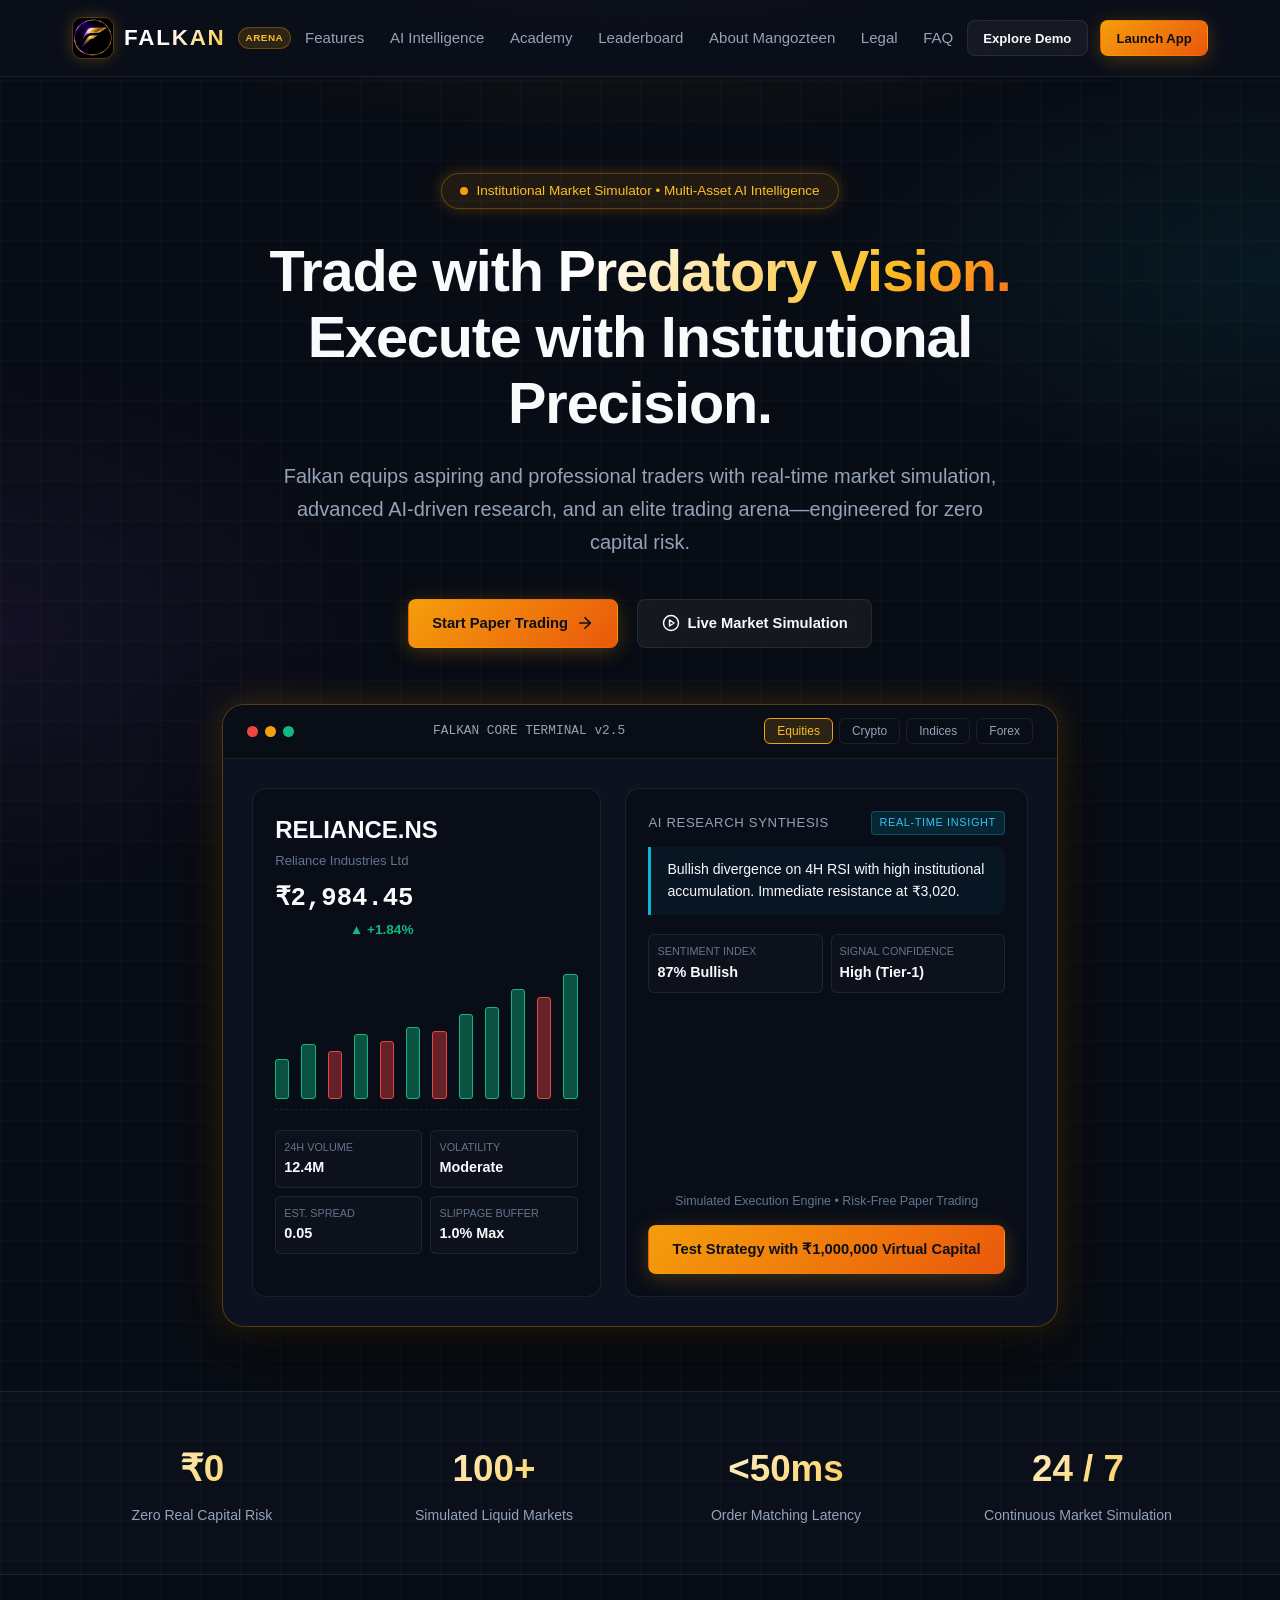
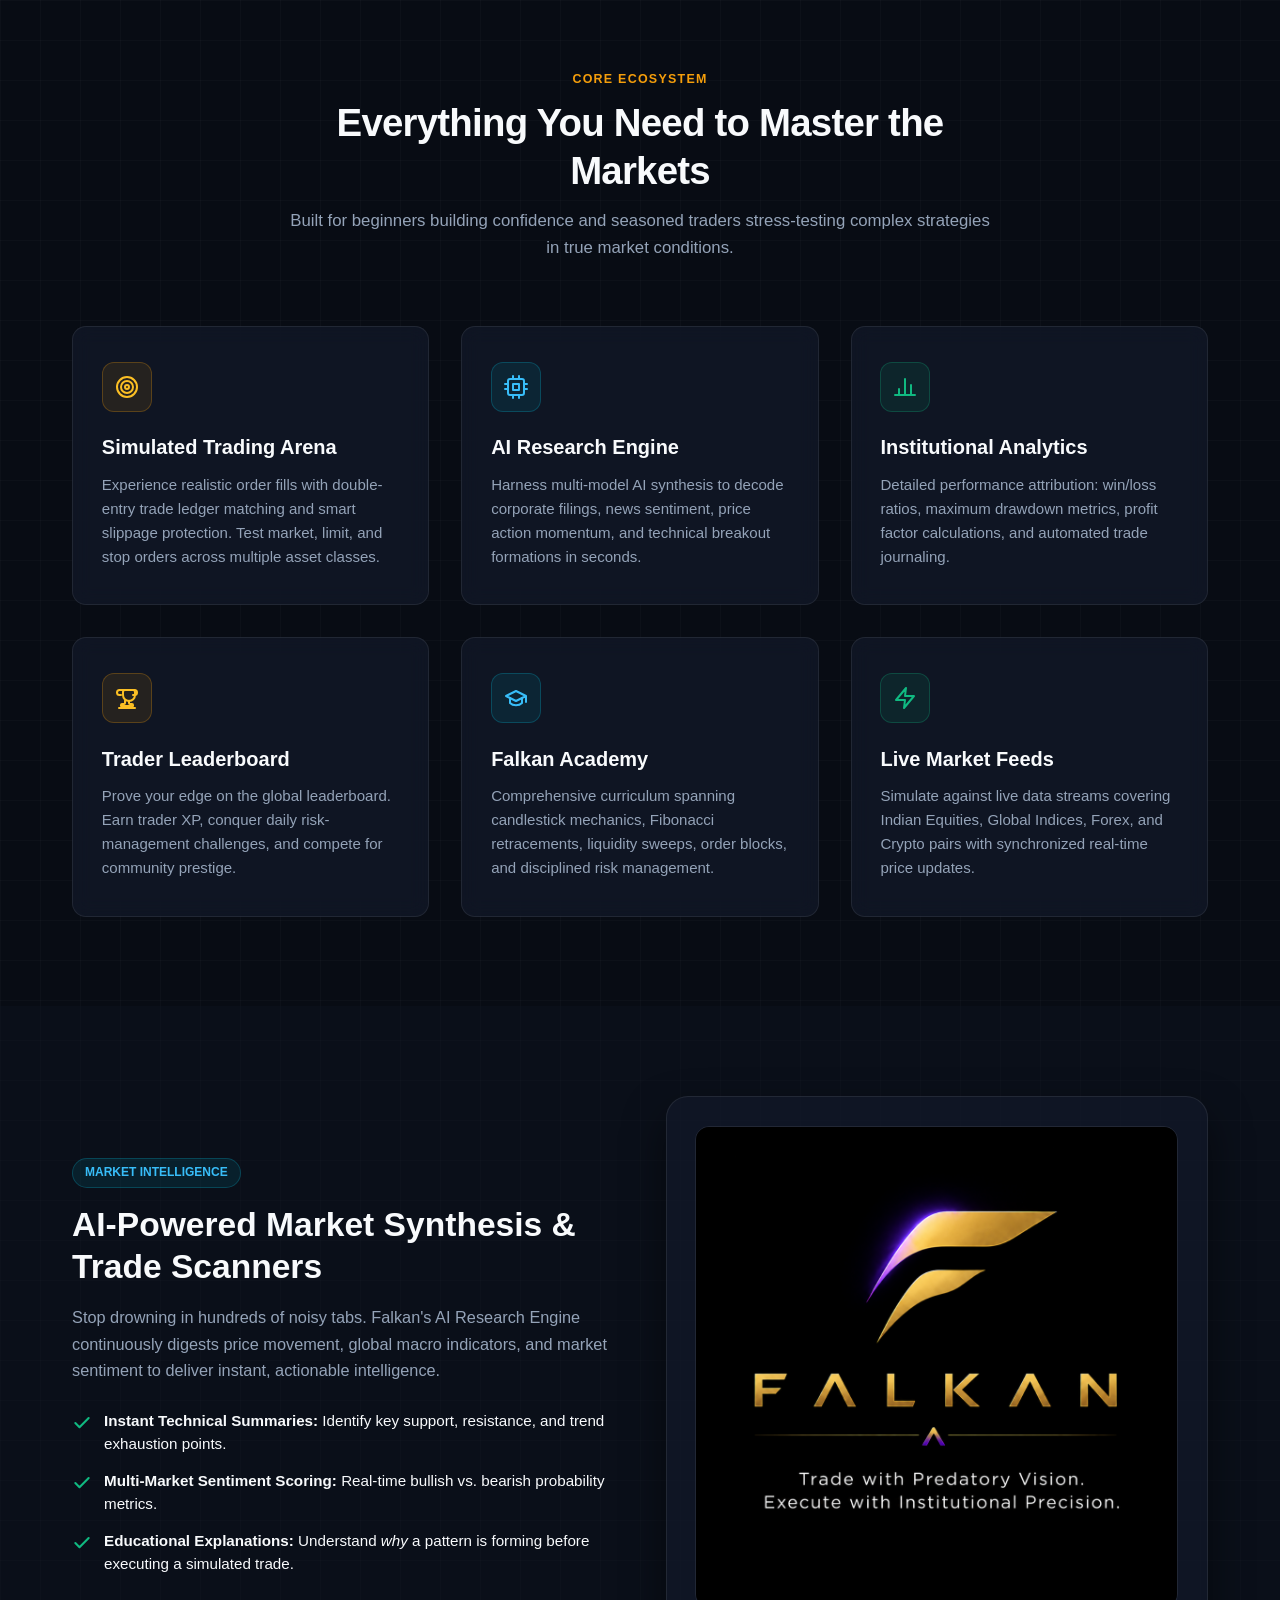
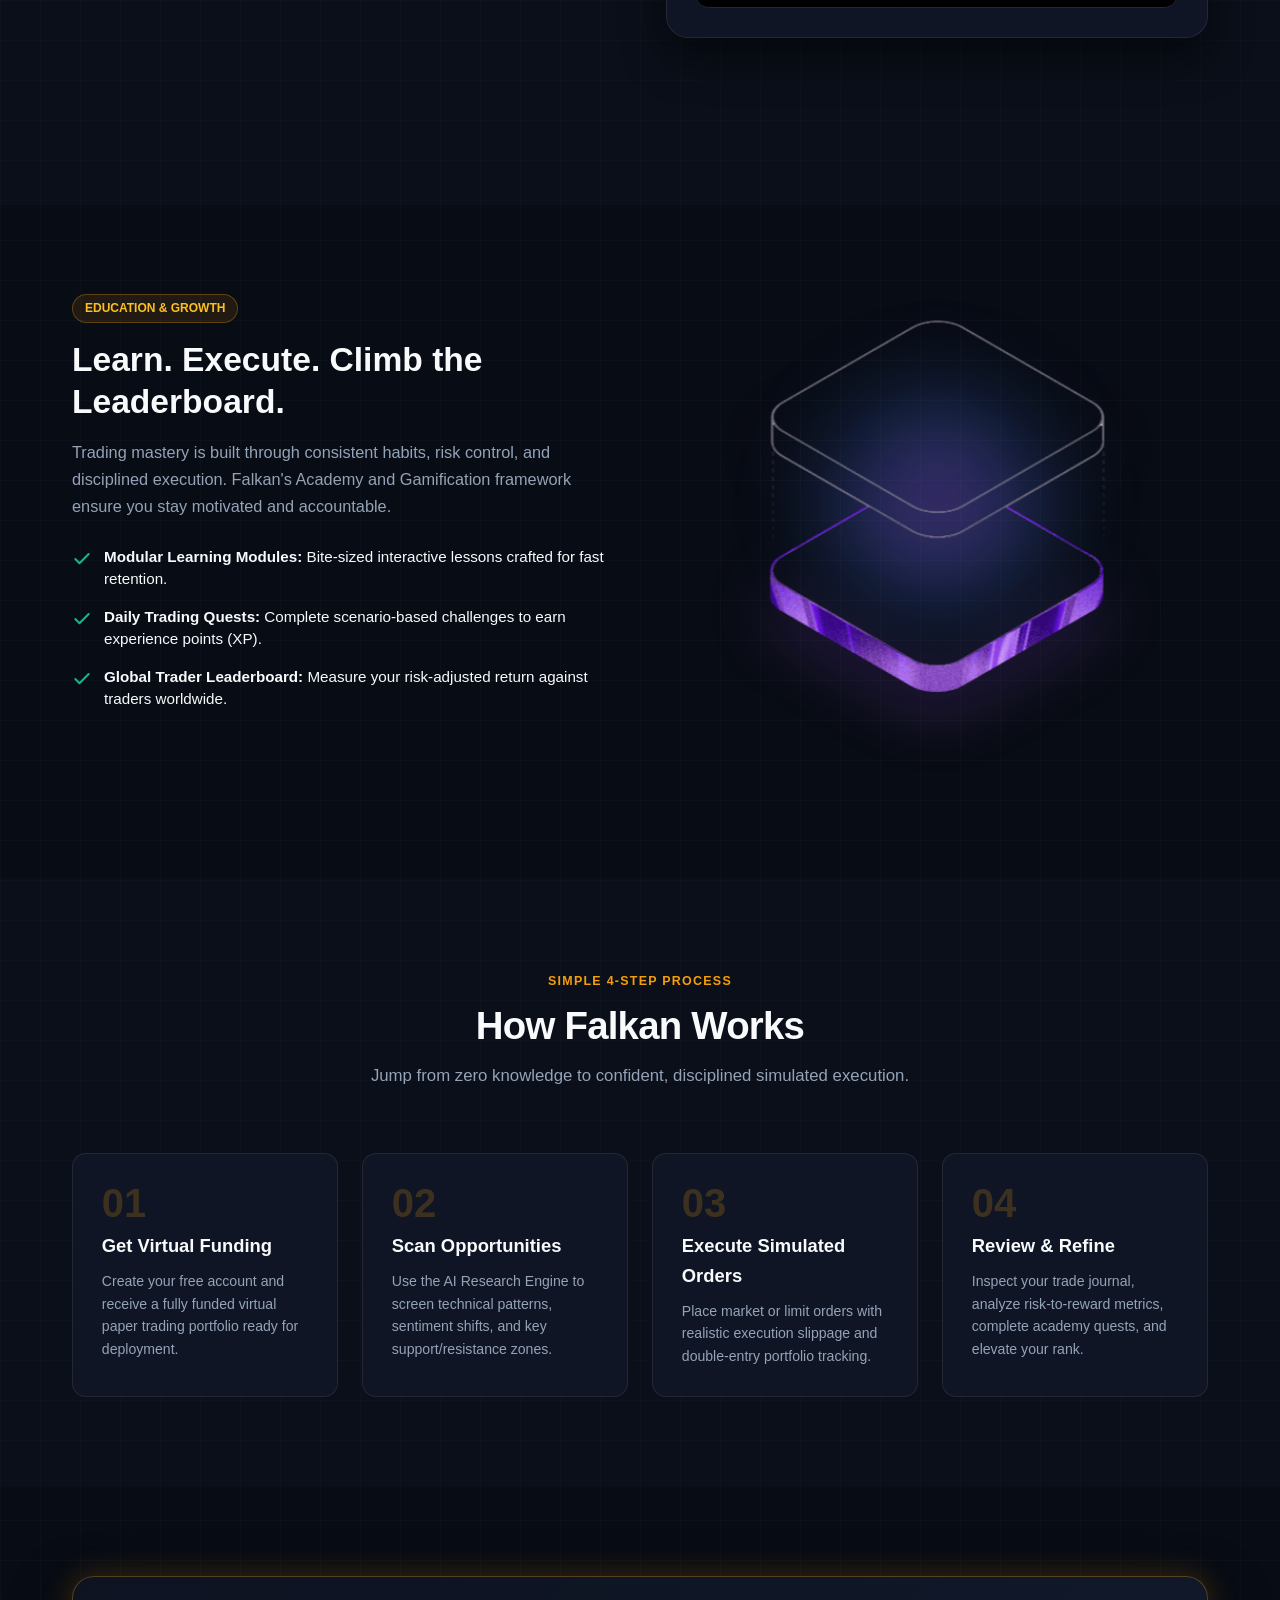
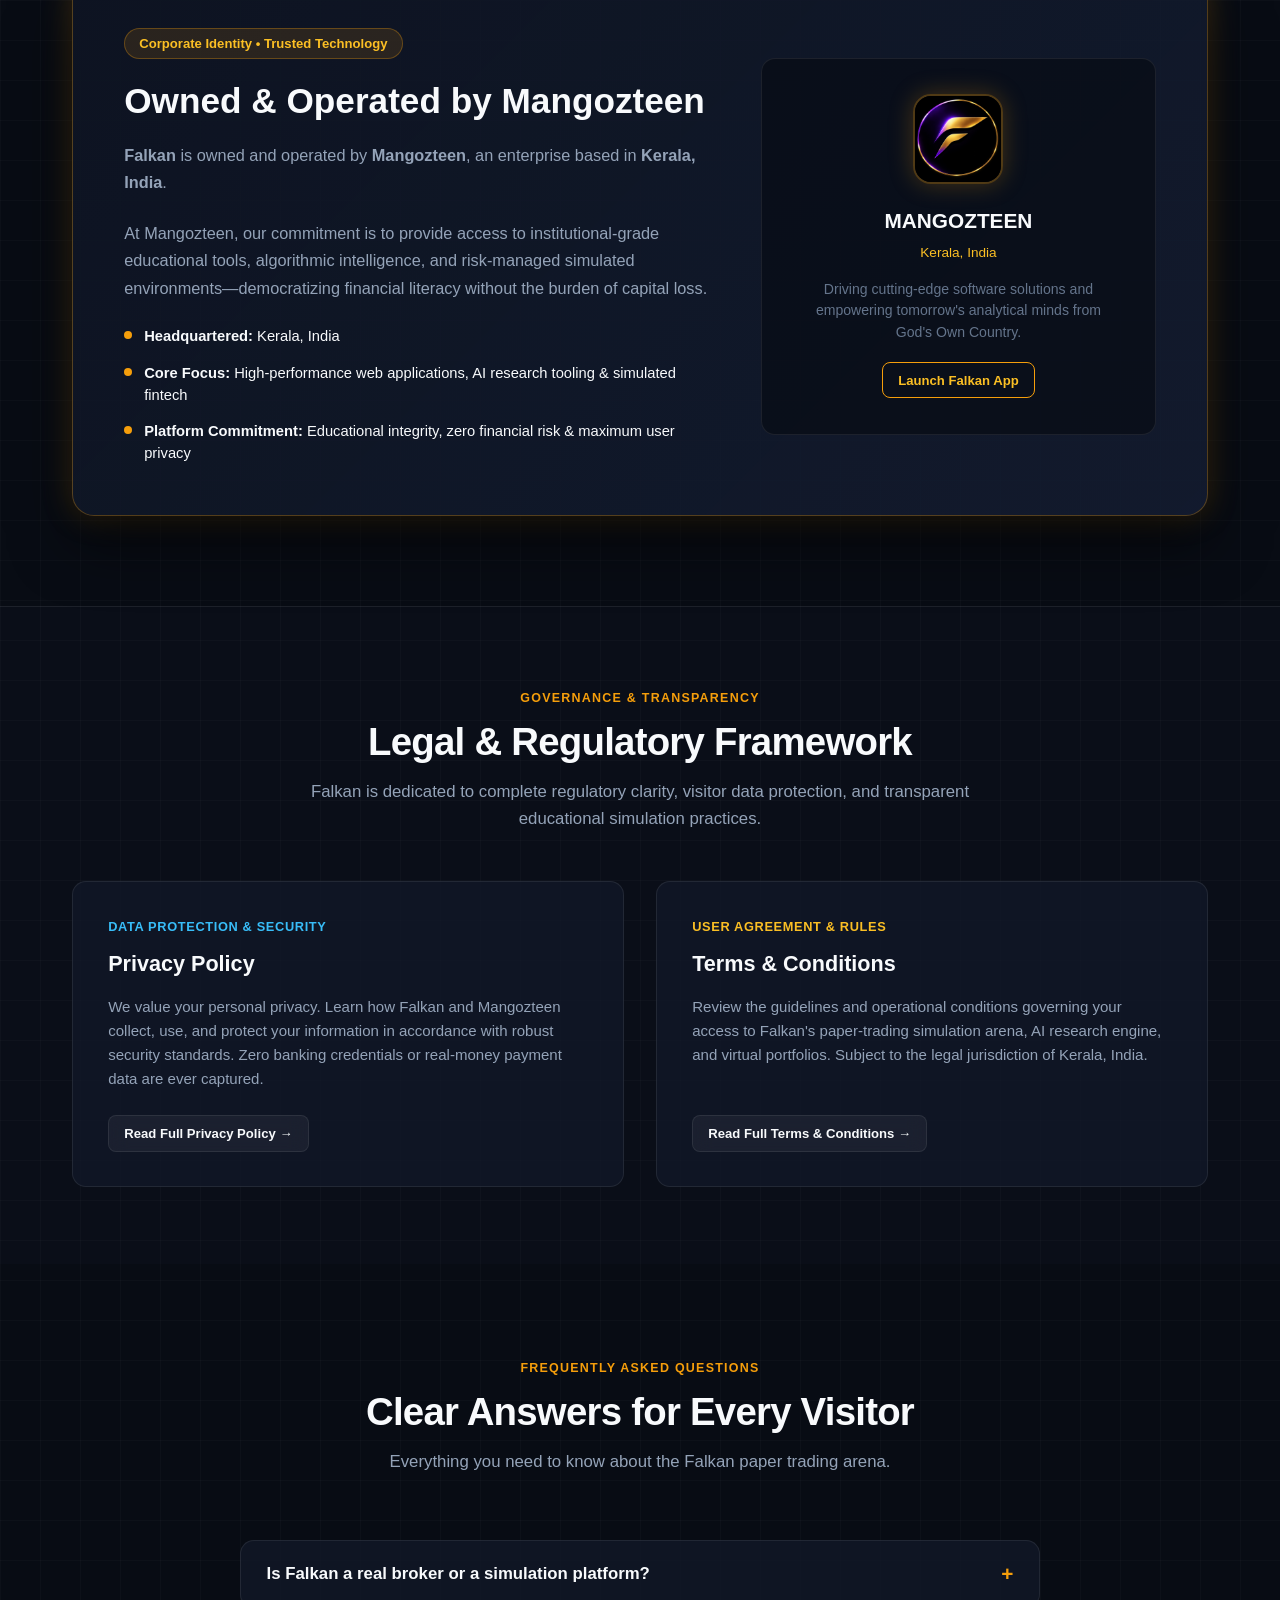
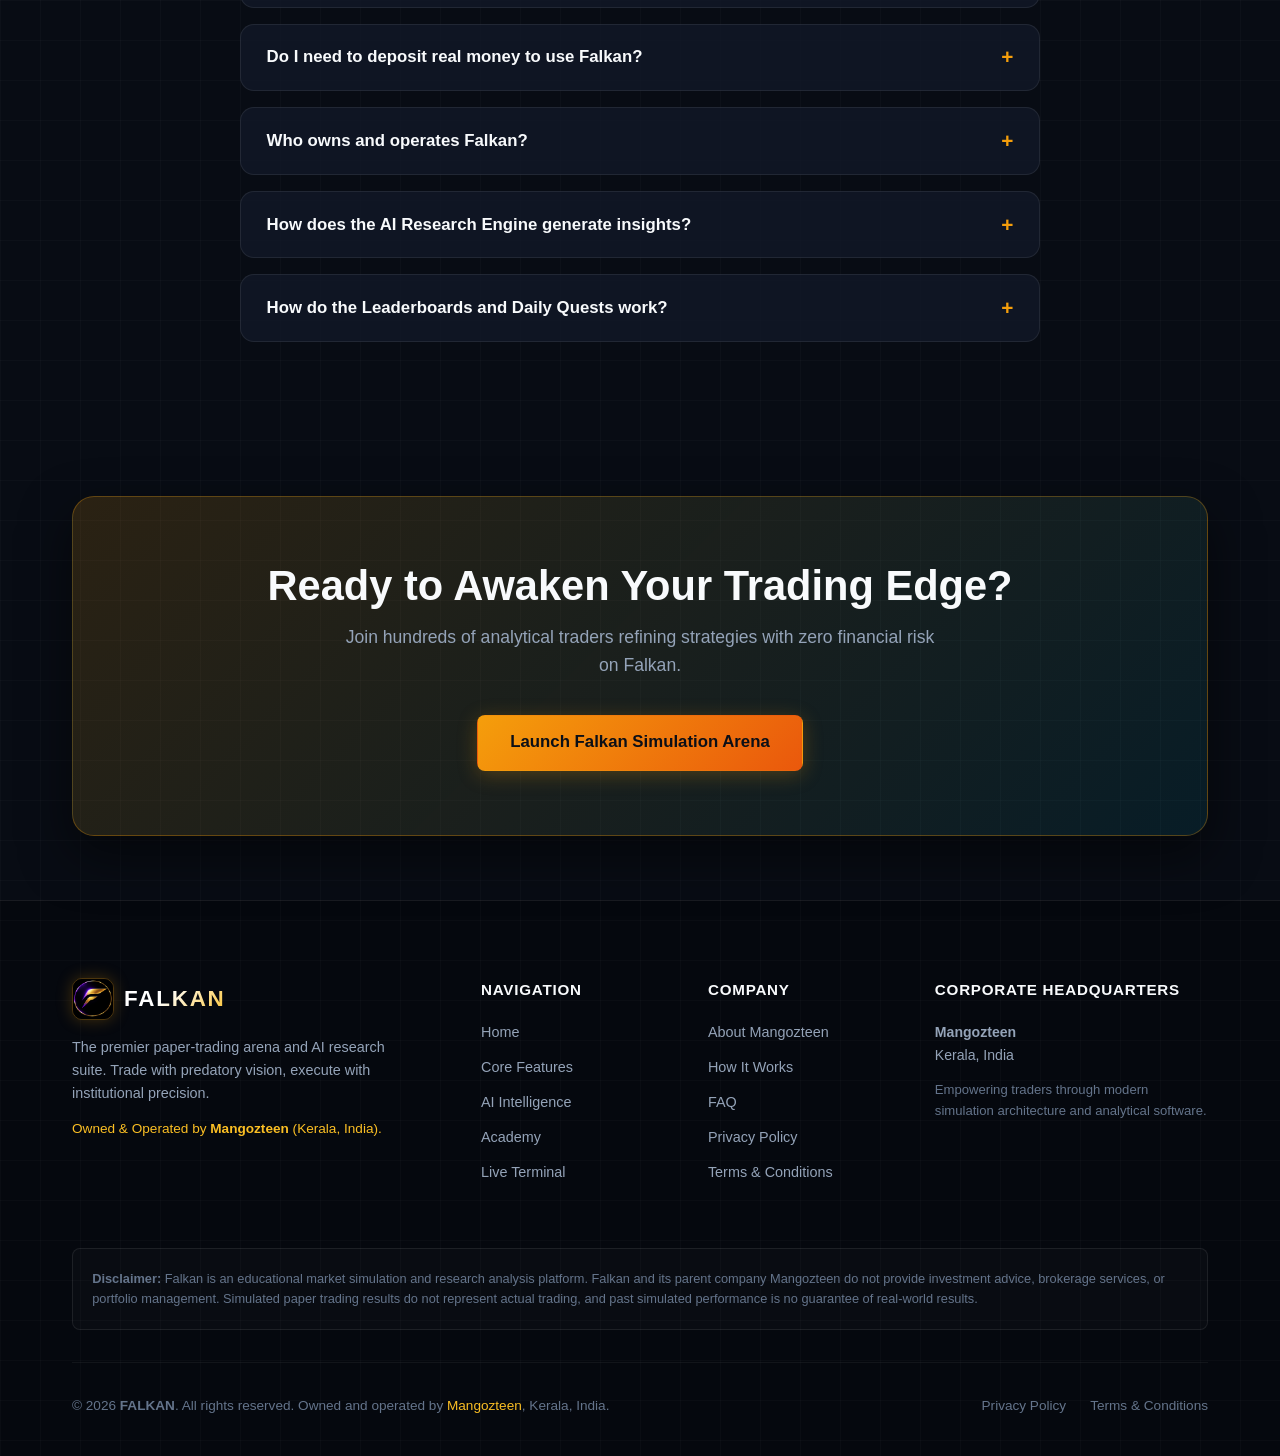
<file: index.html>
<!DOCTYPE html>
<html lang="en">
<head>
  <meta charset="UTF-8">
  <meta name="viewport" content="width=device-width, initial-scale=1.0">
  <title>FALKAN | Predatory Vision. Institutional Precision. - Trading Arena & AI Research</title>
  <meta name="description" content="Falkan is a next-generation paper-trading arena and AI-powered financial research platform. Master global markets with zero capital risk. Owned and operated by Mangozteen, Kerala.">
  <meta name="keywords" content="Falkan, Paper Trading, Trading Simulator, AI Financial Research, Stock Market Simulation, Crypto Simulator, Mangozteen, Kerala">
  
  <!-- Open Graph / Meta -->
  <meta property="og:title" content="FALKAN | Trading Arena & AI Research Engine">
  <meta property="og:description" content="Trade with Predatory Vision. Execute with Institutional Precision. Zero-risk multi-asset market simulation powered by AI.">
  <meta property="og:image" content="assets/falkan_banner.png">
  <meta property="og:type" content="website">

  <link rel="icon" type="image/svg+xml" href="assets/favicon.svg">
  <link rel="stylesheet" href="css/style.css">
</head>
<body>
  <div class="grid-bg"></div>

  <!-- Navigation Bar -->
  <nav class="navbar" id="navbar">
    <div class="container nav-container">
      <a href="#hero" class="brand-logo">
        <img src="assets/falkan_emblem.jpg" alt="Falkan Emblem" class="brand-emblem">
        <span class="brand-title">FALKAN</span>
        <span class="brand-badge">ARENA</span>
      </a>

      <!-- Desktop Links -->
      <ul class="nav-links" id="navLinks">
        <li><a href="#features" class="nav-link">Features</a></li>
        <li><a href="#ai-engine" class="nav-link">AI Intelligence</a></li>
        <li><a href="#academy" class="nav-link">Academy</a></li>
        <li><a href="#leaderboard" class="nav-link">Leaderboard</a></li>
        <li><a href="#about" class="nav-link">About Mangozteen</a></li>
        <li><a href="#legal" class="nav-link">Legal</a></li>
        <li><a href="#faq" class="nav-link">FAQ</a></li>
        <li class="mobile-cta-item"><a href="https://app.falkan.in" class="btn btn-primary" style="width: 100%;">Launch App</a></li>
      </ul>

      <!-- Action Buttons -->
      <div class="nav-actions">
        <a href="#demo" class="btn btn-secondary btn-sm">Explore Demo</a>
        <a href="https://app.falkan.in" class="btn btn-primary btn-sm">Launch App</a>
      </div>

      <!-- Mobile Toggle -->
      <button class="mobile-toggle" id="mobileToggle" aria-label="Toggle Navigation" aria-expanded="false">
        ☰
      </button>
    </div>
  </nav>

  <!-- Hero Section -->
  <header class="hero" id="hero">
    <div class="container hero-content">
      <div class="pill-badge">
        <span class="indicator"></span>
        <span>Institutional Market Simulator &bull; Multi-Asset AI Intelligence</span>
      </div>

      <h1 class="hero-title">
        Trade with <span class="highlight">Predatory Vision.</span><br>
        Execute with Institutional Precision.
      </h1>

      <p class="hero-subtitle">
        Falkan equips aspiring and professional traders with real-time market simulation, advanced AI-driven research, and an elite trading arena—engineered for zero capital risk.
      </p>

      <div class="hero-buttons">
        <a href="https://app.falkan.in" class="btn btn-primary">
          <span>Start Paper Trading</span>
          <svg width="18" height="18" viewBox="0 0 24 24" fill="none" stroke="currentColor" stroke-width="2.2" stroke-linecap="round" stroke-linejoin="round"><line x1="5" y1="12" x2="19" y2="12"></line><polyline points="12 5 19 12 12 19"></polyline></svg>
        </a>
        <a href="#demo" class="btn btn-secondary">
          <svg width="18" height="18" viewBox="0 0 24 24" fill="none" stroke="currentColor" stroke-width="2" stroke-linecap="round" stroke-linejoin="round"><circle cx="12" cy="12" r="10"></circle><polygon points="10 8 16 12 10 16 10 8"></polygon></svg>
          <span>Live Market Simulation</span>
        </a>
      </div>

      <!-- Interactive Market Showcase Terminal -->
      <div class="terminal-card" id="demo">
        <div class="terminal-header">
          <div class="terminal-dots">
            <span class="terminal-dot red"></span>
            <span class="terminal-dot yellow"></span>
            <span class="terminal-dot green"></span>
          </div>
          <div class="terminal-tag">FALKAN CORE TERMINAL v2.5</div>
          <div class="terminal-tabs">
            <button class="terminal-tab-btn active" data-market="equities">Equities</button>
            <button class="terminal-tab-btn" data-market="crypto">Crypto</button>
            <button class="terminal-tab-btn" data-market="indices">Indices</button>
            <button class="terminal-tab-btn" data-market="forex">Forex</button>
          </div>
        </div>

        <div class="terminal-body">
          <!-- Price & Chart View -->
          <div class="ticker-box">
            <div class="ticker-header">
              <div>
                <div class="ticker-symbol" id="tickerSymbol">RELIANCE.NS</div>
                <div class="ticker-name" id="tickerName">Reliance Industries Ltd</div>
              </div>
              <div>
                <div class="ticker-price" id="tickerPrice">₹2,984.45</div>
                <div class="ticker-change positive" id="tickerChange">▲ +1.84%</div>
              </div>
            </div>

            <!-- Candlestick Visualizer Mock -->
            <div class="chart-preview" id="chartBars">
              <!-- Dynamically populated by JS -->
            </div>

            <div class="stat-grid-mini">
              <div class="stat-item-mini">
                <div class="stat-label-mini">24H VOLUME</div>
                <div class="stat-val-mini" id="statVolume">12.4M</div>
              </div>
              <div class="stat-item-mini">
                <div class="stat-label-mini">VOLATILITY</div>
                <div class="stat-val-mini" id="statVolatility">Moderate</div>
              </div>
              <div class="stat-item-mini">
                <div class="stat-label-mini">EST. SPREAD</div>
                <div class="stat-val-mini" id="statSpread">0.05</div>
              </div>
              <div class="stat-item-mini">
                <div class="stat-label-mini">SLIPPAGE BUFFER</div>
                <div class="stat-val-mini">1.0% Max</div>
              </div>
            </div>
          </div>

          <!-- AI Research Insight Panel -->
          <div class="order-panel">
            <div>
              <div class="panel-title">
                <span>AI Research Synthesis</span>
                <span class="ai-pill">Real-Time Insight</span>
              </div>
              
              <div class="ai-insight" id="aiInsightText">
                Bullish divergence on 4H RSI with institutional accumulation detected. Order flow indicates strong support at key demand zones.
              </div>

              <div class="stat-grid-mini">
                <div class="stat-item-mini">
                  <div class="stat-label-mini">SENTIMENT INDEX</div>
                  <div class="stat-val-mini positive" id="statSentiment">87% Bullish</div>
                </div>
                <div class="stat-item-mini">
                  <div class="stat-label-mini">SIGNAL CONFIDENCE</div>
                  <div class="stat-val-mini">High (Tier-1)</div>
                </div>
              </div>
            </div>

            <div>
              <div style="font-size: 0.78rem; color: var(--text-dim); margin-bottom: 0.8rem; text-align: center;">
                Simulated Execution Engine &bull; Risk-Free Paper Trading
              </div>
              <a href="https://app.falkan.in" class="btn btn-primary" style="width: 100%;">
                Test Strategy with ₹1,000,000 Virtual Capital
              </a>
            </div>
          </div>
        </div>
      </div>
    </div>
  </header>

  <!-- Metrics / Proof Bar -->
  <section class="metrics-strip">
    <div class="container">
      <div class="metrics-grid">
        <div class="metric-item">
          <div class="metric-number">₹0</div>
          <div class="metric-desc">Zero Real Capital Risk</div>
        </div>
        <div class="metric-item">
          <div class="metric-number">100+</div>
          <div class="metric-desc">Simulated Liquid Markets</div>
        </div>
        <div class="metric-item">
          <div class="metric-number">&lt;50ms</div>
          <div class="metric-desc">Order Matching Latency</div>
        </div>
        <div class="metric-item">
          <div class="metric-number">24 / 7</div>
          <div class="metric-desc">Continuous Market Simulation</div>
        </div>
      </div>
    </div>
  </section>

  <!-- Core Features -->
  <section class="section" id="features">
    <div class="container">
      <div class="section-header">
        <span class="section-tag">Core Ecosystem</span>
        <h2 class="section-title">Everything You Need to Master the Markets</h2>
        <p class="section-subtitle">
          Built for beginners building confidence and seasoned traders stress-testing complex strategies in true market conditions.
        </p>
      </div>

      <div class="features-grid">
        <!-- Feature 1 -->
        <div class="feature-card">
          <div class="feature-icon-wrapper">
            <svg width="24" height="24" viewBox="0 0 24 24" fill="none" stroke="currentColor" stroke-width="2" stroke-linecap="round" stroke-linejoin="round"><circle cx="12" cy="12" r="10"></circle><circle cx="12" cy="12" r="6"></circle><circle cx="12" cy="12" r="2"></circle></svg>
          </div>
          <h3 class="feature-title">Simulated Trading Arena</h3>
          <p class="feature-desc">
            Experience realistic order fills with double-entry trade ledger matching and smart slippage protection. Test market, limit, and stop orders across multiple asset classes.
          </p>
        </div>

        <!-- Feature 2 -->
        <div class="feature-card cyan">
          <div class="feature-icon-wrapper">
            <svg width="24" height="24" viewBox="0 0 24 24" fill="none" stroke="currentColor" stroke-width="2" stroke-linecap="round" stroke-linejoin="round"><rect x="4" y="4" width="16" height="16" rx="2"></rect><rect x="9" y="9" width="6" height="6"></rect><line x1="9" y1="1" x2="9" y2="4"></line><line x1="15" y1="1" x2="15" y2="4"></line><line x1="9" y1="20" x2="9" y2="23"></line><line x1="15" y1="20" x2="15" y2="23"></line><line x1="20" y1="9" x2="23" y2="9"></line><line x1="20" y1="14" x2="23" y2="14"></line><line x1="1" y1="9" x2="4" y2="9"></line><line x1="1" y1="14" x2="4" y2="14"></line></svg>
          </div>
          <h3 class="feature-title">AI Research Engine</h3>
          <p class="feature-desc">
            Harness multi-model AI synthesis to decode corporate filings, news sentiment, price action momentum, and technical breakout formations in seconds.
          </p>
        </div>

        <!-- Feature 3 -->
        <div class="feature-card green">
          <div class="feature-icon-wrapper">
            <svg width="24" height="24" viewBox="0 0 24 24" fill="none" stroke="currentColor" stroke-width="2" stroke-linecap="round" stroke-linejoin="round"><line x1="18" y1="20" x2="18" y2="10"></line><line x1="12" y1="20" x2="12" y2="4"></line><line x1="6" y1="20" x2="6" y2="14"></line><line x1="2" y1="20" x2="22" y2="20"></line></svg>
          </div>
          <h3 class="feature-title">Institutional Analytics</h3>
          <p class="feature-desc">
            Detailed performance attribution: win/loss ratios, maximum drawdown metrics, profit factor calculations, and automated trade journaling.
          </p>
        </div>

        <!-- Feature 4 -->
        <div class="feature-card" id="leaderboard">
          <div class="feature-icon-wrapper">
            <svg width="24" height="24" viewBox="0 0 24 24" fill="none" stroke="currentColor" stroke-width="2" stroke-linecap="round" stroke-linejoin="round"><path d="M6 9H4.5a2.5 2.5 0 0 1 0-5H6"></path><path d="M18 9h1.5a2.5 2.5 0 0 0 0-5H18"></path><path d="M4 22h16"></path><path d="M10 14.66V17c0 .55-.45 1-1 1H7c-.55 0-1 .45-1 1v1h12v-1c0-.55-.45-1-1-1h-2c-.55 0-1-.45-1-1v-2.34"></path><path d="M6 4h12a2 2 0 0 1 2 2v3a6 6 0 0 1-6 6h0a6 6 0 0 1-6-6V6a2 2 0 0 1 2-2z"></path></svg>
          </div>
          <h3 class="feature-title">Trader Leaderboard</h3>
          <p class="feature-desc">
            Prove your edge on the global leaderboard. Earn trader XP, conquer daily risk-management challenges, and compete for community prestige.
          </p>
        </div>

        <!-- Feature 5 -->
        <div class="feature-card cyan">
          <div class="feature-icon-wrapper">
            <svg width="24" height="24" viewBox="0 0 24 24" fill="none" stroke="currentColor" stroke-width="2" stroke-linecap="round" stroke-linejoin="round"><path d="M22 10v6M2 10l10-5 10 5-10 5z"></path><path d="M6 12v5c3 3 9 3 12 0v-5"></path></svg>
          </div>
          <h3 class="feature-title">Falkan Academy</h3>
          <p class="feature-desc">
            Comprehensive curriculum spanning candlestick mechanics, Fibonacci retracements, liquidity sweeps, order blocks, and disciplined risk management.
          </p>
        </div>

        <!-- Feature 6 -->
        <div class="feature-card green">
          <div class="feature-icon-wrapper">
            <svg width="24" height="24" viewBox="0 0 24 24" fill="none" stroke="currentColor" stroke-width="2" stroke-linecap="round" stroke-linejoin="round"><polygon points="13 2 3 14 12 14 11 22 21 10 12 10 13 2"></polygon></svg>
          </div>
          <h3 class="feature-title">Live Market Feeds</h3>
          <p class="feature-desc">
            Simulate against live data streams covering Indian Equities, Global Indices, Forex, and Crypto pairs with synchronized real-time price updates.
          </p>
        </div>
      </div>
    </div>
  </section>

  <!-- Deep Dive: AI Research Engine -->
  <section class="section" id="ai-engine" style="background: rgba(14, 20, 34, 0.4);">
    <div class="container">
      <div class="showcase-row">
        <div>
          <span class="showcase-badge">Market Intelligence</span>
          <h2 class="showcase-title">AI-Powered Market Synthesis &amp; Trade Scanners</h2>
          <p class="showcase-desc">
            Stop drowning in hundreds of noisy tabs. Falkan's AI Research Engine continuously digests price movement, global macro indicators, and market sentiment to deliver instant, actionable intelligence.
          </p>

          <ul class="feature-checklist">
            <li>
              <svg width="20" height="20" viewBox="0 0 24 24" fill="none" stroke="currentColor" stroke-width="2.5" stroke-linecap="round" stroke-linejoin="round"><polyline points="20 6 9 17 4 12"></polyline></svg>
              <span><strong>Instant Technical Summaries:</strong> Identify key support, resistance, and trend exhaustion points.</span>
            </li>
            <li>
              <svg width="20" height="20" viewBox="0 0 24 24" fill="none" stroke="currentColor" stroke-width="2.5" stroke-linecap="round" stroke-linejoin="round"><polyline points="20 6 9 17 4 12"></polyline></svg>
              <span><strong>Multi-Market Sentiment Scoring:</strong> Real-time bullish vs. bearish probability metrics.</span>
            </li>
            <li>
              <svg width="20" height="20" viewBox="0 0 24 24" fill="none" stroke="currentColor" stroke-width="2.5" stroke-linecap="round" stroke-linejoin="round"><polyline points="20 6 9 17 4 12"></polyline></svg>
              <span><strong>Educational Explanations:</strong> Understand <em>why</em> a pattern is forming before executing a simulated trade.</span>
            </li>
          </ul>
        </div>

        <div class="showcase-graphic">
          <img src="assets/falkan_banner.png" alt="Falkan Platform Banner" class="banner-img-responsive">
        </div>
      </div>
    </div>
  </section>

  <!-- Deep Dive: Academy & Gamification with Floating 3D Layer Animation -->
  <section class="section" id="academy">
    <div class="container">
      <div class="showcase-row reverse">
        <div>
          <span class="showcase-badge" style="color: var(--accent-gold-light); background: rgba(245, 158, 11, 0.1); border-color: rgba(245, 158, 11, 0.3);">Education &amp; Growth</span>
          <h2 class="showcase-title">Learn. Execute. Climb the Leaderboard.</h2>
          <p class="showcase-desc">
            Trading mastery is built through consistent habits, risk control, and disciplined execution. Falkan's Academy and Gamification framework ensure you stay motivated and accountable.
          </p>

          <ul class="feature-checklist">
            <li>
              <svg width="20" height="20" viewBox="0 0 24 24" fill="none" stroke="currentColor" stroke-width="2.5" stroke-linecap="round" stroke-linejoin="round"><polyline points="20 6 9 17 4 12"></polyline></svg>
              <span><strong>Modular Learning Modules:</strong> Bite-sized interactive lessons crafted for fast retention.</span>
            </li>
            <li>
              <svg width="20" height="20" viewBox="0 0 24 24" fill="none" stroke="currentColor" stroke-width="2.5" stroke-linecap="round" stroke-linejoin="round"><polyline points="20 6 9 17 4 12"></polyline></svg>
              <span><strong>Daily Trading Quests:</strong> Complete scenario-based challenges to earn experience points (XP).</span>
            </li>
            <li>
              <svg width="20" height="20" viewBox="0 0 24 24" fill="none" stroke="currentColor" stroke-width="2.5" stroke-linecap="round" stroke-linejoin="round"><polyline points="20 6 9 17 4 12"></polyline></svg>
              <span><strong>Global Trader Leaderboard:</strong> Measure your risk-adjusted return against traders worldwide.</span>
            </li>
          </ul>
        </div>

        <!-- Animated Floating 3D Graphic (Frameless - Card Removed) -->
        <div class="showcase-frameless" style="text-align: center;">
          <div class="graphic-glow-container">
            <div class="glow-backdrop"></div>
            <img src="assets/hero.png" alt="Falkan Academy & Leaderboard Architecture" class="floating-layer-graphic" style="max-height: 380px; object-fit: contain; margin: 0 auto;">
          </div>
        </div>
      </div>
    </div>
  </section>

  <!-- How It Works -->
  <section class="section" id="how-it-works" style="background: rgba(14, 20, 34, 0.4);">
    <div class="container">
      <div class="section-header">
        <span class="section-tag">Simple 4-Step Process</span>
        <h2 class="section-title">How Falkan Works</h2>
        <p class="section-subtitle">Jump from zero knowledge to confident, disciplined simulated execution.</p>
      </div>

      <div class="steps-grid">
        <div class="step-card">
          <div class="step-number">01</div>
          <h3 class="step-title">Get Virtual Funding</h3>
          <p class="step-desc">Create your free account and receive a fully funded virtual paper trading portfolio ready for deployment.</p>
        </div>

        <div class="step-card">
          <div class="step-number">02</div>
          <h3 class="step-title">Scan Opportunities</h3>
          <p class="step-desc">Use the AI Research Engine to screen technical patterns, sentiment shifts, and key support/resistance zones.</p>
        </div>

        <div class="step-card">
          <div class="step-number">03</div>
          <h3 class="step-title">Execute Simulated Orders</h3>
          <p class="step-desc">Place market or limit orders with realistic execution slippage and double-entry portfolio tracking.</p>
        </div>

        <div class="step-card">
          <div class="step-number">04</div>
          <h3 class="step-title">Review &amp; Refine</h3>
          <p class="step-desc">Inspect your trade journal, analyze risk-to-reward metrics, complete academy quests, and elevate your rank.</p>
        </div>
      </div>
    </div>
  </section>

  <!-- About Mangozteen Section -->
  <section class="section" id="about">
    <div class="container">
      <div class="company-card">
        <div>
          <div class="company-badge">
            <span>Corporate Identity &bull; Trusted Technology</span>
          </div>
          <h2 class="company-title">Owned &amp; Operated by Mangozteen</h2>
          <p class="company-desc">
            <strong>Falkan</strong> is owned and operated by <strong>Mangozteen</strong>, an enterprise based in <strong>Kerala, India</strong>.
          </p>
          <p class="company-desc">
            At Mangozteen, our commitment is to provide access to institutional-grade educational tools, algorithmic intelligence, and risk-managed simulated environments—democratizing financial literacy without the burden of capital loss.
          </p>
          
          <div class="company-highlights">
            <div class="highlight-item">
              <span class="highlight-dot"></span>
              <span><strong>Headquartered:</strong> Kerala, India</span>
            </div>
            <div class="highlight-item">
              <span class="highlight-dot"></span>
              <span><strong>Core Focus:</strong> High-performance web applications, AI research tooling &amp; simulated fintech</span>
            </div>
            <div class="highlight-item">
              <span class="highlight-dot"></span>
              <span><strong>Platform Commitment:</strong> Educational integrity, zero financial risk &amp; maximum user privacy</span>
            </div>
          </div>
        </div>

        <div class="company-aside-box">
          <img src="assets/falkan_emblem.jpg" alt="Mangozteen Falkan Emblem" class="company-emblem-lg">
          <div class="company-aside-name">MANGOZTEEN</div>
          <div class="company-aside-sub">Kerala, India</div>
          <p style="font-size: 0.88rem; color: var(--text-dim); line-height: 1.5; margin-bottom: 1.2rem;">
            Driving cutting-edge software solutions and empowering tomorrow's analytical minds from God's Own Country.
          </p>
          <a href="https://app.falkan.in" class="btn btn-outline-gold btn-sm">Launch Falkan App</a>
        </div>
      </div>
    </div>
  </section>

  <!-- Legal & Transparency Section (Normal, Clean Presentation) -->
  <section class="legal-overview-section" id="legal">
    <div class="container">
      <div class="section-header" style="margin-bottom: 3rem;">
        <span class="section-tag">Governance & Transparency</span>
        <h2 class="section-title">Legal &amp; Regulatory Framework</h2>
        <p class="section-subtitle">
          Falkan is dedicated to complete regulatory clarity, visitor data protection, and transparent educational simulation practices.
        </p>
      </div>

      <div class="legal-grid">
        <!-- Privacy Policy Card -->
        <div class="legal-summary-card" id="privacy-policy">
          <div>
            <div style="font-size: 0.8rem; color: var(--accent-cyan-light); font-weight: 700; text-transform: uppercase; margin-bottom: 0.6rem; letter-spacing: 0.05em;">Data Protection &amp; Security</div>
            <h3>Privacy Policy</h3>
            <p>
              We value your personal privacy. Learn how Falkan and Mangozteen collect, use, and protect your information in accordance with robust security standards. Zero banking credentials or real-money payment data are ever captured.
            </p>
          </div>
          <div>
            <a href="privacy-policy.html" class="btn btn-secondary btn-sm">Read Full Privacy Policy →</a>
          </div>
        </div>

        <!-- Terms and Conditions Card -->
        <div class="legal-summary-card" id="terms-and-conditions">
          <div>
            <div style="font-size: 0.8rem; color: var(--accent-gold-light); font-weight: 700; text-transform: uppercase; margin-bottom: 0.6rem; letter-spacing: 0.05em;">User Agreement &amp; Rules</div>
            <h3>Terms &amp; Conditions</h3>
            <p>
              Review the guidelines and operational conditions governing your access to Falkan's paper-trading simulation arena, AI research engine, and virtual portfolios. Subject to the legal jurisdiction of Kerala, India.
            </p>
          </div>
          <div>
            <a href="terms-and-conditions.html" class="btn btn-secondary btn-sm">Read Full Terms &amp; Conditions →</a>
          </div>
        </div>
      </div>
    </div>
  </section>

  <!-- FAQ Section -->
  <section class="section" id="faq">
    <div class="container">
      <div class="section-header">
        <span class="section-tag">Frequently Asked Questions</span>
        <h2 class="section-title">Clear Answers for Every Visitor</h2>
        <p class="section-subtitle">Everything you need to know about the Falkan paper trading arena.</p>
      </div>

      <div class="faq-list">
        <div class="faq-item">
          <button class="faq-question">
            <span>Is Falkan a real broker or a simulation platform?</span>
            <span class="faq-icon">+</span>
          </button>
          <div class="faq-answer">
            Falkan is strictly an educational paper trading simulation and AI research platform. It allows you to simulate live market trading without risking real financial capital.
          </div>
        </div>

        <div class="faq-item">
          <button class="faq-question">
            <span>Do I need to deposit real money to use Falkan?</span>
            <span class="faq-icon">+</span>
          </button>
          <div class="faq-answer">
            No real monetary deposit is ever required to trade on Falkan. Users receive virtual capital to experiment, learn, and test trading theories in real-time market conditions.
          </div>
        </div>

        <div class="faq-item">
          <button class="faq-question">
            <span>Who owns and operates Falkan?</span>
            <span class="faq-icon">+</span>
          </button>
          <div class="faq-answer">
            Falkan is owned and operated by <strong>Mangozteen</strong>, a company based in Kerala, India.
          </div>
        </div>

        <div class="faq-item">
          <button class="faq-question">
            <span>How does the AI Research Engine generate insights?</span>
            <span class="faq-icon">+</span>
          </button>
          <div class="faq-answer">
            The AI engine synthesizes real-time market data feeds, multi-factor technical indicators, chart breakout patterns, and public sentiment to provide concise educational market summaries.
          </div>
        </div>

        <div class="faq-item">
          <button class="faq-question">
            <span>How do the Leaderboards and Daily Quests work?</span>
            <span class="faq-icon">+</span>
          </button>
          <div class="faq-answer">
            As you execute disciplined simulated trades and adhere to proper risk-management principles, you gain trader experience points (XP) and unlock badges, climbing the ranks of the Falkan Arena.
          </div>
        </div>
      </div>
    </div>
  </section>

  <!-- Call To Action Banner -->
  <section class="container">
    <div class="cta-banner">
      <h2 class="cta-title">Ready to Awaken Your Trading Edge?</h2>
      <p class="cta-subtitle">
        Join hundreds of analytical traders refining strategies with zero financial risk on Falkan.
      </p>
      <a href="https://app.falkan.in" class="btn btn-primary" style="font-size: 1.05rem; padding: 0.85rem 2rem;">
        Launch Falkan Simulation Arena
      </a>
    </div>
  </section>

  <!-- Footer -->
  <footer class="footer">
    <div class="container">
      <div class="footer-top">
        <!-- Brand Summary -->
        <div class="footer-brand">
          <div class="brand-logo">
            <img src="assets/falkan_emblem.jpg" alt="Falkan Emblem" class="brand-emblem">
            <span class="brand-title">FALKAN</span>
          </div>
          <p>
            The premier paper-trading arena and AI research suite. Trade with predatory vision, execute with institutional precision.
          </p>
          <p style="margin-top: 0.8rem; font-size: 0.85rem; color: var(--accent-gold-light);">
            Owned &amp; Operated by <strong>Mangozteen</strong> (Kerala, India).
          </p>
        </div>

        <!-- Navigation Links -->
        <div>
          <h4 class="footer-col-title">Navigation</h4>
          <ul class="footer-links">
            <li><a href="#hero">Home</a></li>
            <li><a href="#features">Core Features</a></li>
            <li><a href="#ai-engine">AI Intelligence</a></li>
            <li><a href="#academy">Academy</a></li>
            <li><a href="#demo">Live Terminal</a></li>
          </ul>
        </div>

        <!-- Company & Community -->
        <div>
          <h4 class="footer-col-title">Company</h4>
          <ul class="footer-links">
            <li><a href="#about">About Mangozteen</a></li>
            <li><a href="#how-it-works">How It Works</a></li>
            <li><a href="#faq">FAQ</a></li>
            <li><a href="privacy-policy.html">Privacy Policy</a></li>
            <li><a href="terms-and-conditions.html">Terms &amp; Conditions</a></li>
          </ul>
        </div>

        <!-- Corporate Address / Notice -->
        <div>
          <h4 class="footer-col-title">Corporate Headquarters</h4>
          <p style="font-size: 0.88rem; line-height: 1.6; color: var(--text-muted); margin-bottom: 0.8rem;">
            <strong>Mangozteen</strong><br>
            Kerala, India
          </p>
          <p style="font-size: 0.82rem; color: var(--text-dim);">
            Empowering traders through modern simulation architecture and analytical software.
          </p>
        </div>
      </div>

      <!-- Regulatory / Educational Disclaimer -->
      <div class="footer-disclaimer">
        <strong>Disclaimer:</strong> Falkan is an educational market simulation and research analysis platform. Falkan and its parent company Mangozteen do not provide investment advice, brokerage services, or portfolio management. Simulated paper trading results do not represent actual trading, and past simulated performance is no guarantee of real-world results.
      </div>

      <!-- Copyright Bar -->
      <div class="footer-bottom">
        <p class="copyright">
          &copy; 2026 <strong>FALKAN</strong>. All rights reserved. Owned and operated by <span class="company-meta">Mangozteen</span>, Kerala, India.
        </p>
        <div style="display: flex; gap: 1.5rem; font-size: 0.85rem;">
          <a href="privacy-policy.html" style="color: var(--text-dim); text-decoration: none;">Privacy Policy</a>
          <a href="terms-and-conditions.html" style="color: var(--text-dim); text-decoration: none;">Terms &amp; Conditions</a>
        </div>
      </div>
    </div>
  </footer>

  <script src="js/main.js"></script>
</body>
</html>
</file>
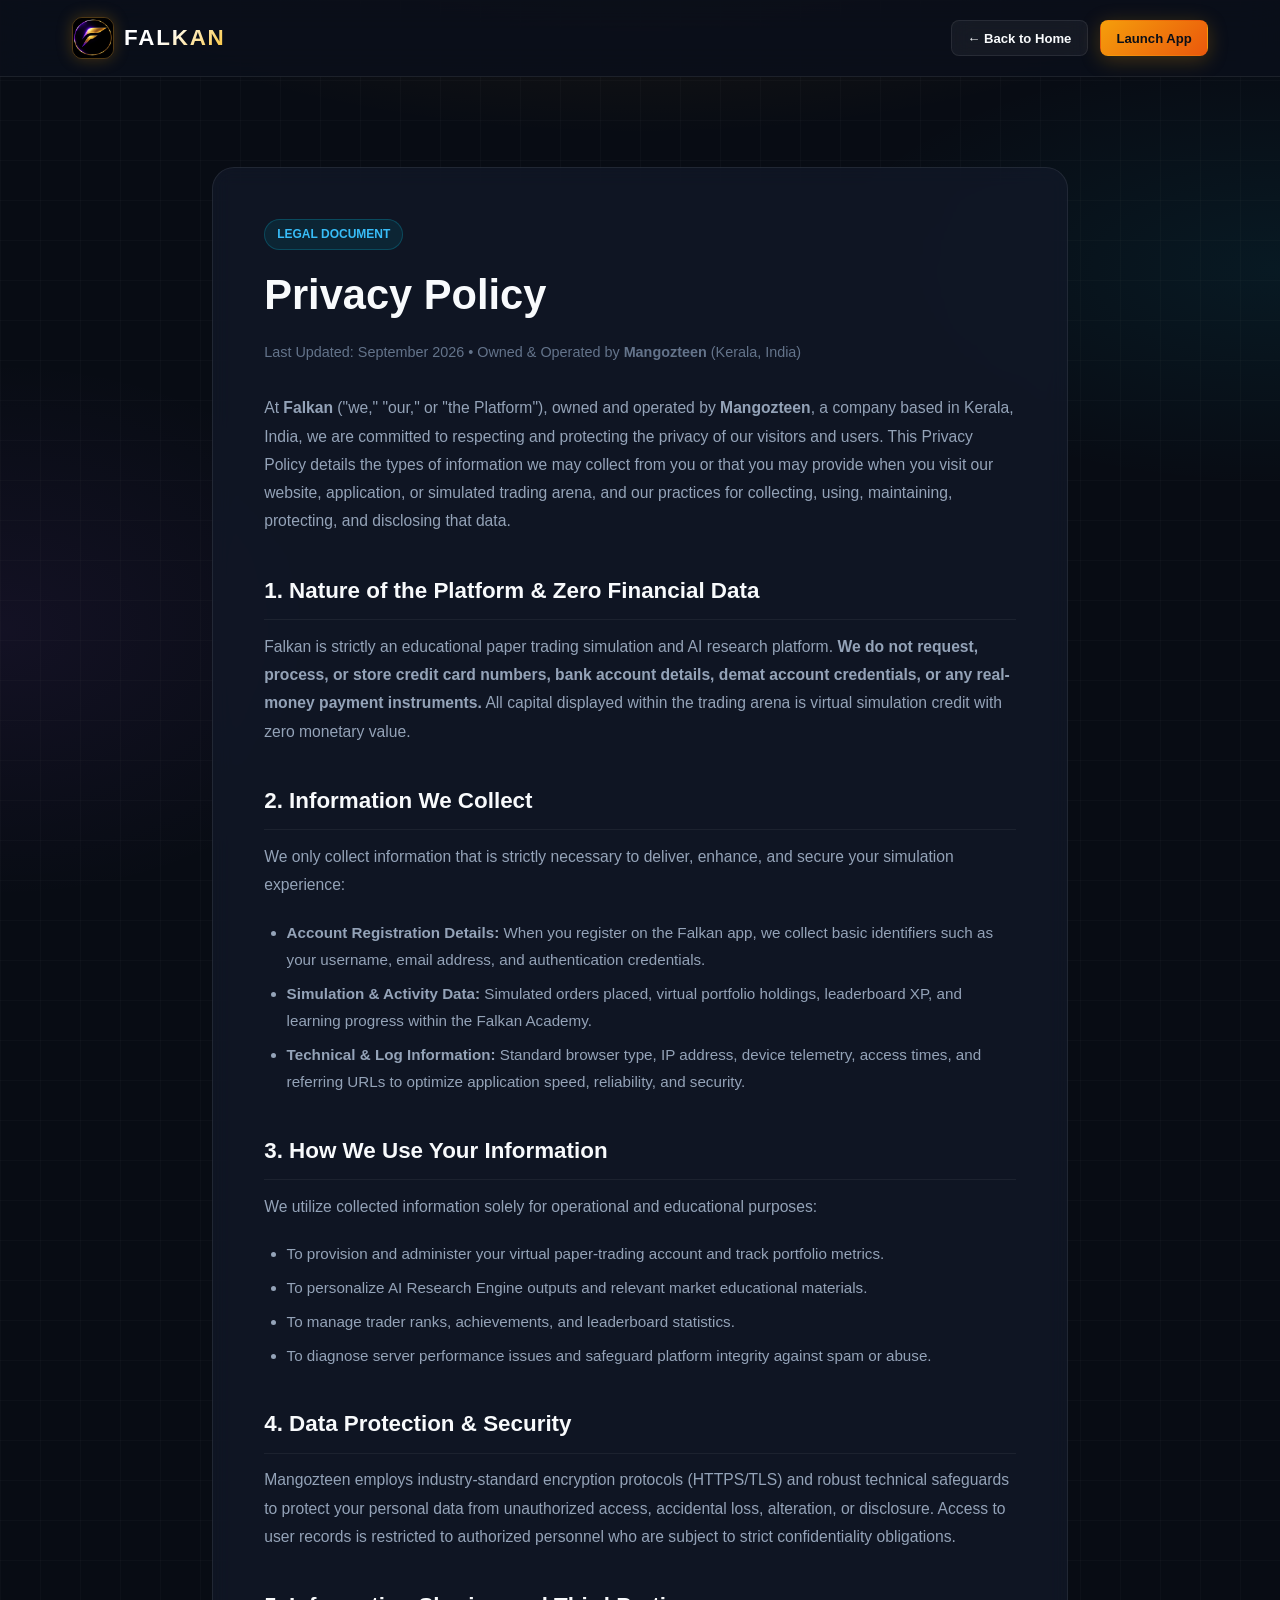
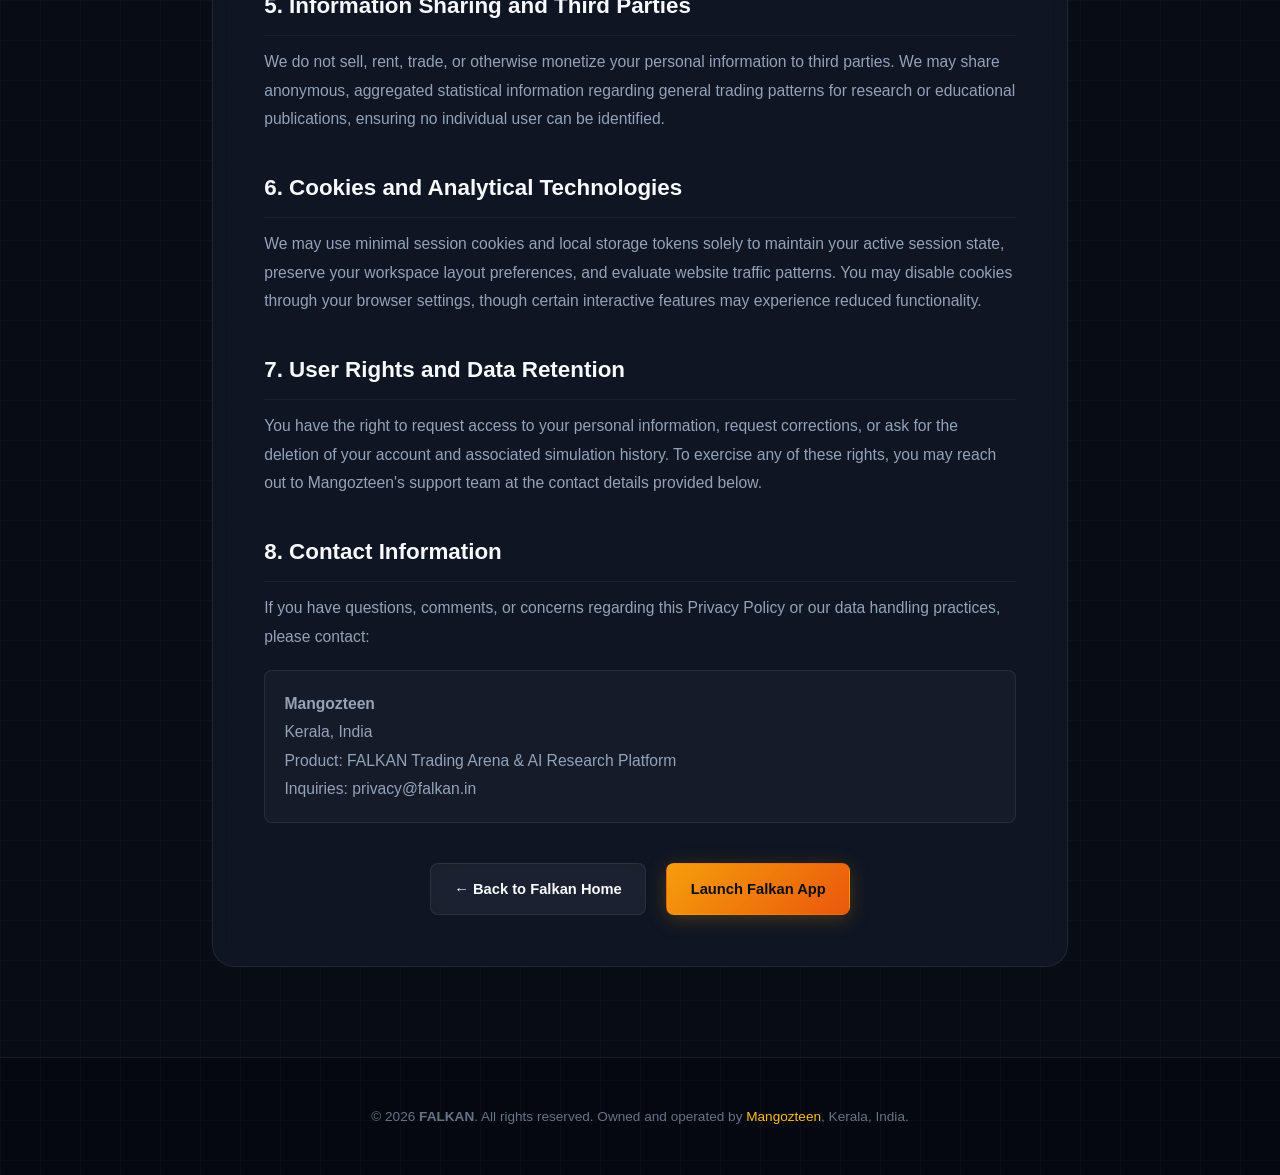
<file: privacy-policy.html>
<!DOCTYPE html>
<html lang="en">
<head>
  <meta charset="UTF-8">
  <meta name="viewport" content="width=device-width, initial-scale=1.0">
  <title>Privacy Policy | FALKAN</title>
  <meta name="description" content="Privacy Policy for FALKAN Trading Arena & AI Research Platform. Owned and operated by Mangozteen, Kerala, India.">
  <link rel="icon" type="image/svg+xml" href="assets/favicon.svg">
  <link rel="stylesheet" href="css/style.css">
</head>
<body>
  <div class="grid-bg"></div>

  <!-- Navbar -->
  <header class="navbar">
    <div class="container nav-container">
      <a href="index.html" class="brand-logo">
        <img src="assets/falkan_emblem.jpg" alt="Falkan Emblem" class="brand-emblem">
        <span class="brand-title">FALKAN</span>
      </a>
      <div class="nav-actions">
        <a href="index.html" class="btn btn-secondary btn-sm">← Back to Home</a>
        <a href="https://app.falkan.in" class="btn btn-primary btn-sm">Launch App</a>
      </div>
    </div>
  </header>

  <!-- Content Section -->
  <main class="section">
    <div class="container" style="max-width: 920px;">
      <div class="legal-doc-content">
        <span class="showcase-badge" style="margin-bottom: 0.5rem;">Legal Document</span>
        <h1 style="font-size: 2.6rem; font-weight: 800; margin-bottom: 0.4rem;">Privacy Policy</h1>
        <p style="color: var(--text-dim); font-size: 0.9rem; margin-bottom: 1.8rem;">
          Last Updated: September 2026 &bull; Owned &amp; Operated by <strong>Mangozteen</strong> (Kerala, India)
        </p>

        <p>
          At <strong>Falkan</strong> ("we," "our," or "the Platform"), owned and operated by <strong>Mangozteen</strong>, a company based in Kerala, India, we are committed to respecting and protecting the privacy of our visitors and users. This Privacy Policy details the types of information we may collect from you or that you may provide when you visit our website, application, or simulated trading arena, and our practices for collecting, using, maintaining, protecting, and disclosing that data.
        </p>

        <h2>1. Nature of the Platform &amp; Zero Financial Data</h2>
        <p>
          Falkan is strictly an educational paper trading simulation and AI research platform. <strong>We do not request, process, or store credit card numbers, bank account details, demat account credentials, or any real-money payment instruments.</strong> All capital displayed within the trading arena is virtual simulation credit with zero monetary value.
        </p>

        <h2>2. Information We Collect</h2>
        <p>
          We only collect information that is strictly necessary to deliver, enhance, and secure your simulation experience:
        </p>
        <ul>
          <li><strong>Account Registration Details:</strong> When you register on the Falkan app, we collect basic identifiers such as your username, email address, and authentication credentials.</li>
          <li><strong>Simulation &amp; Activity Data:</strong> Simulated orders placed, virtual portfolio holdings, leaderboard XP, and learning progress within the Falkan Academy.</li>
          <li><strong>Technical &amp; Log Information:</strong> Standard browser type, IP address, device telemetry, access times, and referring URLs to optimize application speed, reliability, and security.</li>
        </ul>

        <h2>3. How We Use Your Information</h2>
        <p>
          We utilize collected information solely for operational and educational purposes:
        </p>
        <ul>
          <li>To provision and administer your virtual paper-trading account and track portfolio metrics.</li>
          <li>To personalize AI Research Engine outputs and relevant market educational materials.</li>
          <li>To manage trader ranks, achievements, and leaderboard statistics.</li>
          <li>To diagnose server performance issues and safeguard platform integrity against spam or abuse.</li>
        </ul>

        <h2>4. Data Protection &amp; Security</h2>
        <p>
          Mangozteen employs industry-standard encryption protocols (HTTPS/TLS) and robust technical safeguards to protect your personal data from unauthorized access, accidental loss, alteration, or disclosure. Access to user records is restricted to authorized personnel who are subject to strict confidentiality obligations.
        </p>

        <h2>5. Information Sharing and Third Parties</h2>
        <p>
          We do not sell, rent, trade, or otherwise monetize your personal information to third parties. We may share anonymous, aggregated statistical information regarding general trading patterns for research or educational publications, ensuring no individual user can be identified.
        </p>

        <h2>6. Cookies and Analytical Technologies</h2>
        <p>
          We may use minimal session cookies and local storage tokens solely to maintain your active session state, preserve your workspace layout preferences, and evaluate website traffic patterns. You may disable cookies through your browser settings, though certain interactive features may experience reduced functionality.
        </p>

        <h2>7. User Rights and Data Retention</h2>
        <p>
          You have the right to request access to your personal information, request corrections, or ask for the deletion of your account and associated simulation history. To exercise any of these rights, you may reach out to Mangozteen's support team at the contact details provided below.
        </p>

        <h2>8. Contact Information</h2>
        <p>
          If you have questions, comments, or concerns regarding this Privacy Policy or our data handling practices, please contact:
        </p>
        <p style="background: rgba(255, 255, 255, 0.03); padding: 1.2rem; border-radius: var(--radius-sm); border: 1px solid var(--border-subtle);">
          <strong>Mangozteen</strong><br>
          Kerala, India<br>
          Product: FALKAN Trading Arena &amp; AI Research Platform<br>
          Inquiries: privacy@falkan.in
        </p>

        <div style="margin-top: 2.5rem; text-align: center;">
          <a href="index.html" class="btn btn-secondary">← Back to Falkan Home</a>
          <a href="https://app.falkan.in" class="btn btn-primary" style="margin-left: 1rem;">Launch Falkan App</a>
        </div>
      </div>
    </div>
  </main>

  <!-- Footer -->
  <footer class="footer" style="padding: 3rem 0;">
    <div class="container">
      <div class="footer-bottom" style="padding-top: 0; border-top: none; justify-content: center; text-align: center;">
        <p class="copyright">
          &copy; 2026 <strong>FALKAN</strong>. All rights reserved. Owned and operated by <span class="company-meta">Mangozteen</span>, Kerala, India.
        </p>
      </div>
    </div>
  </footer>
</body>
</html>
</file>
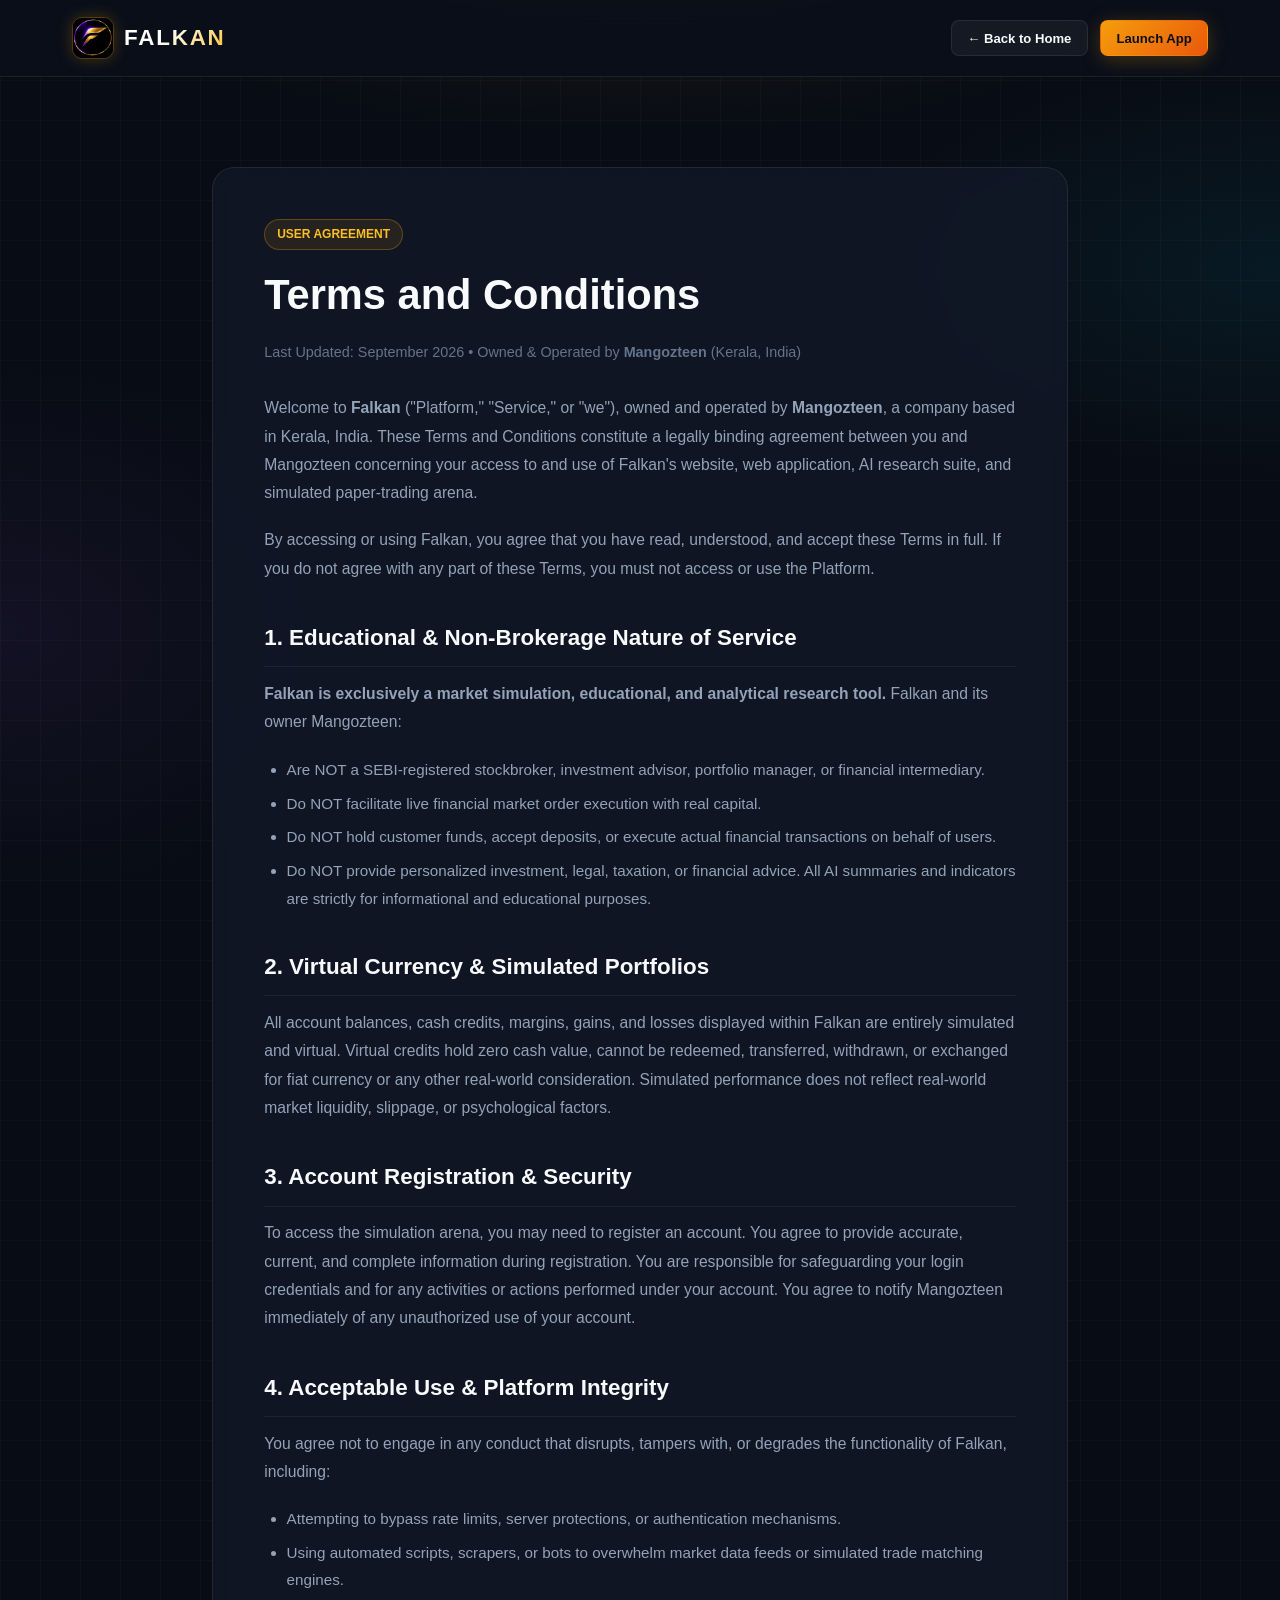
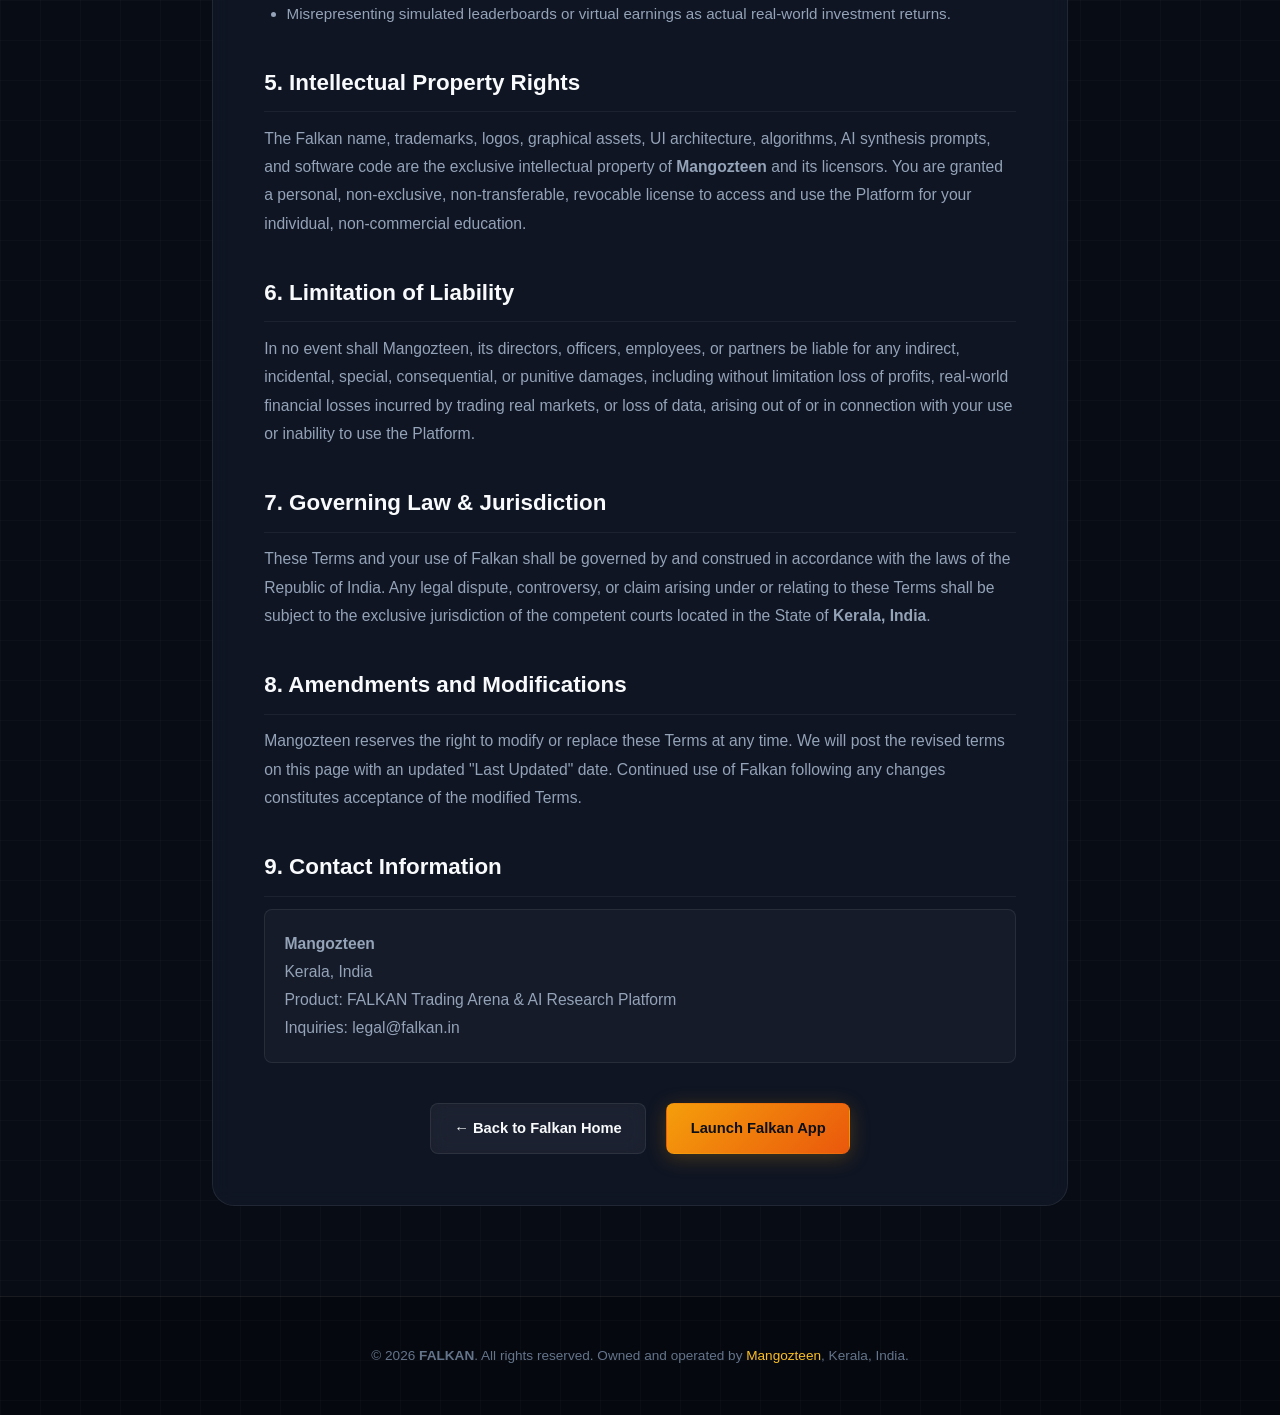
<file: terms-and-conditions.html>
<!DOCTYPE html>
<html lang="en">
<head>
  <meta charset="UTF-8">
  <meta name="viewport" content="width=device-width, initial-scale=1.0">
  <title>Terms and Conditions | FALKAN</title>
  <meta name="description" content="Terms and Conditions for FALKAN Trading Arena & AI Research Platform. Owned and operated by Mangozteen, Kerala, India.">
  <link rel="icon" type="image/svg+xml" href="assets/favicon.svg">
  <link rel="stylesheet" href="css/style.css">
</head>
<body>
  <div class="grid-bg"></div>

  <!-- Navbar -->
  <header class="navbar">
    <div class="container nav-container">
      <a href="index.html" class="brand-logo">
        <img src="assets/falkan_emblem.jpg" alt="Falkan Emblem" class="brand-emblem">
        <span class="brand-title">FALKAN</span>
      </a>
      <div class="nav-actions">
        <a href="index.html" class="btn btn-secondary btn-sm">← Back to Home</a>
        <a href="https://app.falkan.in" class="btn btn-primary btn-sm">Launch App</a>
      </div>
    </div>
  </header>

  <!-- Content Section -->
  <main class="section">
    <div class="container" style="max-width: 920px;">
      <div class="legal-doc-content">
        <span class="showcase-badge" style="margin-bottom: 0.5rem; color: var(--accent-gold-light); background: rgba(245, 158, 11, 0.1); border-color: rgba(245, 158, 11, 0.3);">User Agreement</span>
        <h1 style="font-size: 2.6rem; font-weight: 800; margin-bottom: 0.4rem;">Terms and Conditions</h1>
        <p style="color: var(--text-dim); font-size: 0.9rem; margin-bottom: 1.8rem;">
          Last Updated: September 2026 &bull; Owned &amp; Operated by <strong>Mangozteen</strong> (Kerala, India)
        </p>

        <p>
          Welcome to <strong>Falkan</strong> ("Platform," "Service," or "we"), owned and operated by <strong>Mangozteen</strong>, a company based in Kerala, India. These Terms and Conditions constitute a legally binding agreement between you and Mangozteen concerning your access to and use of Falkan's website, web application, AI research suite, and simulated paper-trading arena.
        </p>
        <p>
          By accessing or using Falkan, you agree that you have read, understood, and accept these Terms in full. If you do not agree with any part of these Terms, you must not access or use the Platform.
        </p>

        <h2>1. Educational &amp; Non-Brokerage Nature of Service</h2>
        <p>
          <strong>Falkan is exclusively a market simulation, educational, and analytical research tool.</strong> Falkan and its owner Mangozteen:
        </p>
        <ul>
          <li>Are NOT a SEBI-registered stockbroker, investment advisor, portfolio manager, or financial intermediary.</li>
          <li>Do NOT facilitate live financial market order execution with real capital.</li>
          <li>Do NOT hold customer funds, accept deposits, or execute actual financial transactions on behalf of users.</li>
          <li>Do NOT provide personalized investment, legal, taxation, or financial advice. All AI summaries and indicators are strictly for informational and educational purposes.</li>
        </ul>

        <h2>2. Virtual Currency &amp; Simulated Portfolios</h2>
        <p>
          All account balances, cash credits, margins, gains, and losses displayed within Falkan are entirely simulated and virtual. Virtual credits hold zero cash value, cannot be redeemed, transferred, withdrawn, or exchanged for fiat currency or any other real-world consideration. Simulated performance does not reflect real-world market liquidity, slippage, or psychological factors.
        </p>

        <h2>3. Account Registration &amp; Security</h2>
        <p>
          To access the simulation arena, you may need to register an account. You agree to provide accurate, current, and complete information during registration. You are responsible for safeguarding your login credentials and for any activities or actions performed under your account. You agree to notify Mangozteen immediately of any unauthorized use of your account.
        </p>

        <h2>4. Acceptable Use &amp; Platform Integrity</h2>
        <p>
          You agree not to engage in any conduct that disrupts, tampers with, or degrades the functionality of Falkan, including:
        </p>
        <ul>
          <li>Attempting to bypass rate limits, server protections, or authentication mechanisms.</li>
          <li>Using automated scripts, scrapers, or bots to overwhelm market data feeds or simulated trade matching engines.</li>
          <li>Misrepresenting simulated leaderboards or virtual earnings as actual real-world investment returns.</li>
        </ul>

        <h2>5. Intellectual Property Rights</h2>
        <p>
          The Falkan name, trademarks, logos, graphical assets, UI architecture, algorithms, AI synthesis prompts, and software code are the exclusive intellectual property of <strong>Mangozteen</strong> and its licensors. You are granted a personal, non-exclusive, non-transferable, revocable license to access and use the Platform for your individual, non-commercial education.
        </p>

        <h2>6. Limitation of Liability</h2>
        <p>
          In no event shall Mangozteen, its directors, officers, employees, or partners be liable for any indirect, incidental, special, consequential, or punitive damages, including without limitation loss of profits, real-world financial losses incurred by trading real markets, or loss of data, arising out of or in connection with your use or inability to use the Platform.
        </p>

        <h2>7. Governing Law &amp; Jurisdiction</h2>
        <p>
          These Terms and your use of Falkan shall be governed by and construed in accordance with the laws of the Republic of India. Any legal dispute, controversy, or claim arising under or relating to these Terms shall be subject to the exclusive jurisdiction of the competent courts located in the State of <strong>Kerala, India</strong>.
        </p>

        <h2>8. Amendments and Modifications</h2>
        <p>
          Mangozteen reserves the right to modify or replace these Terms at any time. We will post the revised terms on this page with an updated "Last Updated" date. Continued use of Falkan following any changes constitutes acceptance of the modified Terms.
        </p>

        <h2>9. Contact Information</h2>
        <p style="background: rgba(255, 255, 255, 0.03); padding: 1.2rem; border-radius: var(--radius-sm); border: 1px solid var(--border-subtle);">
          <strong>Mangozteen</strong><br>
          Kerala, India<br>
          Product: FALKAN Trading Arena &amp; AI Research Platform<br>
          Inquiries: legal@falkan.in
        </p>

        <div style="margin-top: 2.5rem; text-align: center;">
          <a href="index.html" class="btn btn-secondary">← Back to Falkan Home</a>
          <a href="https://app.falkan.in" class="btn btn-primary" style="margin-left: 1rem;">Launch Falkan App</a>
        </div>
      </div>
    </div>
  </main>

  <!-- Footer -->
  <footer class="footer" style="padding: 3rem 0;">
    <div class="container">
      <div class="footer-bottom" style="padding-top: 0; border-top: none; justify-content: center; text-align: center;">
        <p class="copyright">
          &copy; 2026 <strong>FALKAN</strong>. All rights reserved. Owned and operated by <span class="company-meta">Mangozteen</span>, Kerala, India.
        </p>
      </div>
    </div>
  </footer>
</body>
</html>
</file>
<file: css/style.css>
/* ==========================================================================
   FALKAN - Official Business Website Stylesheet
   Owned and operated by Mangozteen (Kerala, India)
   Fully Fluid & Responsive Across All Screen Sizes
   ========================================================================== */

:root {
  --bg-primary: #080c14;
  --bg-secondary: #0e1422;
  --bg-card: rgba(18, 25, 41, 0.75);
  --bg-card-hover: rgba(26, 36, 59, 0.9);
  --bg-glass: rgba(10, 15, 26, 0.9);
  
  --border-subtle: rgba(255, 255, 255, 0.08);
  --border-accent: rgba(245, 158, 11, 0.3);
  --border-highlight: rgba(56, 189, 248, 0.3);

  --text-main: #f8fafc;
  --text-muted: #94a3b8;
  --text-dim: #64748b;

  --accent-gold: #f59e0b;
  --accent-gold-light: #fbbf24;
  --accent-gold-glow: rgba(245, 158, 11, 0.25);

  --accent-cyan: #06b6d4;
  --accent-cyan-light: #38bdf8;
  --accent-cyan-glow: rgba(6, 182, 212, 0.25);

  --accent-purple: #a855f7;
  --accent-purple-glow: rgba(168, 85, 247, 0.35);

  --accent-green: #10b981;
  --accent-green-glow: rgba(16, 185, 129, 0.2);
  --accent-red: #ef4444;

  --font-family: -apple-system, BlinkMacSystemFont, "Segoe UI", Roboto, "Helvetica Neue", Arial, sans-serif;
  --transition: all 0.25s cubic-bezier(0.16, 1, 0.3, 1);
  --container-max: 1200px;
  --radius-sm: 8px;
  --radius-md: 14px;
  --radius-lg: 22px;
}

/* Universal Box-Sizing & Reset */
*, *::before, *::after {
  margin: 0;
  padding: 0;
  box-sizing: border-box;
}

html {
  scroll-behavior: smooth;
  color-scheme: dark;
  font-size: 16px;
  -webkit-text-size-adjust: 100%;
}

body {
  font-family: var(--font-family);
  background-color: var(--bg-primary);
  color: var(--text-main);
  line-height: 1.6;
  width: 100%;
  overflow-x: hidden;
  position: relative;
  background-image: 
    radial-gradient(ellipse 80% 50% at 50% -20%, rgba(245, 158, 11, 0.15), transparent 70%),
    radial-gradient(ellipse 60% 40% at 100% 30%, rgba(6, 182, 212, 0.08), transparent 60%),
    radial-gradient(ellipse 50% 50% at 0% 70%, rgba(168, 85, 247, 0.07), transparent 60%);
  background-attachment: fixed;
}

img, svg {
  max-width: 100%;
  height: auto;
  display: block;
}

/* Subtle Grid Background */
.grid-bg {
  position: absolute;
  top: 0;
  left: 0;
  right: 0;
  bottom: 0;
  background-size: 40px 40px;
  background-image: 
    linear-gradient(to right, rgba(255, 255, 255, 0.02) 1px, transparent 1px),
    linear-gradient(to bottom, rgba(255, 255, 255, 0.02) 1px, transparent 1px);
  pointer-events: none;
  z-index: 0;
}

/* Fluid Container */
.container {
  width: 100%;
  max-width: var(--container-max);
  margin: 0 auto;
  padding: 0 clamp(1rem, 4vw, 2rem);
  position: relative;
  z-index: 1;
}

/* ==========================================================================
   Navigation Bar
   ========================================================================== */
.navbar {
  position: sticky;
  top: 0;
  width: 100%;
  z-index: 100;
  background: var(--bg-glass);
  backdrop-filter: blur(16px);
  -webkit-backdrop-filter: blur(16px);
  border-bottom: 1px solid var(--border-subtle);
  transition: var(--transition);
}

.nav-container {
  display: flex;
  align-items: center;
  justify-content: space-between;
  height: clamp(64px, 8vw, 76px);
}

.brand-logo {
  display: flex;
  align-items: center;
  gap: 10px;
  text-decoration: none;
  color: var(--text-main);
  flex-shrink: 0;
}

.brand-emblem {
  width: clamp(34px, 5vw, 42px);
  height: clamp(34px, 5vw, 42px);
  border-radius: 10px;
  object-fit: cover;
  border: 1px solid var(--border-accent);
  box-shadow: 0 0 16px var(--accent-gold-glow);
  transition: var(--transition);
}

.brand-logo:hover .brand-emblem {
  transform: scale(1.05) rotate(-2deg);
  box-shadow: 0 0 22px rgba(245, 158, 11, 0.4);
}

.brand-title {
  font-size: clamp(1.15rem, 3vw, 1.4rem);
  font-weight: 800;
  letter-spacing: 0.08em;
  text-transform: uppercase;
  background: linear-gradient(135deg, #ffffff 40%, var(--accent-gold-light));
  -webkit-background-clip: text;
  -webkit-text-fill-color: transparent;
}

.brand-badge {
  font-size: 0.62rem;
  background: rgba(245, 158, 11, 0.15);
  color: var(--accent-gold-light);
  padding: 2px 7px;
  border-radius: 999px;
  font-weight: 700;
  border: 1px solid rgba(245, 158, 11, 0.3);
  letter-spacing: 0.05em;
  margin-left: 2px;
}

.nav-links {
  display: flex;
  list-style: none;
  gap: clamp(1rem, 2vw, 1.8rem);
  align-items: center;
}

.nav-link {
  text-decoration: none;
  color: var(--text-muted);
  font-size: clamp(0.85rem, 1.5vw, 0.94rem);
  font-weight: 500;
  transition: var(--transition);
  position: relative;
  padding: 4px 0;
}

.nav-link:hover,
.nav-link.active {
  color: var(--text-main);
}

.nav-link::after {
  content: "";
  position: absolute;
  bottom: -4px;
  left: 0;
  width: 0;
  height: 2px;
  background: var(--accent-gold);
  transition: var(--transition);
  border-radius: 2px;
}

.nav-link:hover::after {
  width: 100%;
}

.nav-actions {
  display: flex;
  align-items: center;
  gap: 0.8rem;
  flex-shrink: 0;
}

.mobile-cta-item {
  display: none;
}

/* Buttons */
.btn {
  display: inline-flex;
  align-items: center;
  justify-content: center;
  gap: 8px;
  padding: clamp(0.55rem, 1.5vw, 0.72rem) clamp(1rem, 2.5vw, 1.45rem);
  border-radius: var(--radius-sm);
  font-size: clamp(0.84rem, 1.5vw, 0.92rem);
  font-weight: 600;
  text-decoration: none;
  cursor: pointer;
  transition: var(--transition);
  border: 1px solid transparent;
  position: relative;
  overflow: hidden;
  white-space: nowrap;
  min-height: 42px;
}

.btn-primary {
  background: linear-gradient(135deg, var(--accent-gold) 0%, #ea580c 100%);
  color: #0b0f17;
  font-weight: 700;
  box-shadow: 0 4px 20px var(--accent-gold-glow);
}

.btn-primary:hover {
  transform: translateY(-2px);
  box-shadow: 0 8px 25px rgba(245, 158, 11, 0.45);
  filter: brightness(1.08);
}

.btn-secondary {
  background: rgba(255, 255, 255, 0.05);
  color: var(--text-main);
  border: 1px solid var(--border-subtle);
  backdrop-filter: blur(10px);
}

.btn-secondary:hover {
  background: rgba(255, 255, 255, 0.1);
  border-color: rgba(255, 255, 255, 0.2);
  transform: translateY(-2px);
}

.btn-outline-gold {
  background: transparent;
  color: var(--accent-gold-light);
  border: 1px solid var(--accent-gold);
}

.btn-outline-gold:hover {
  background: rgba(245, 158, 11, 0.1);
  box-shadow: 0 0 15px var(--accent-gold-glow);
  transform: translateY(-2px);
}

.btn-sm {
  padding: 0.42rem 0.95rem;
  font-size: 0.82rem;
  min-height: 36px;
}

/* Mobile Toggle Hamburger */
.mobile-toggle {
  display: none;
  background: transparent;
  border: 1px solid var(--border-subtle);
  color: var(--text-main);
  font-size: 1.3rem;
  cursor: pointer;
  padding: 6px 12px;
  border-radius: var(--radius-sm);
  line-height: 1;
  transition: var(--transition);
  min-height: 40px;
  min-width: 44px;
}

.mobile-toggle:hover {
  border-color: var(--accent-gold);
  background: rgba(245, 158, 11, 0.1);
}

/* ==========================================================================
   Hero Section
   ========================================================================== */
.hero {
  position: relative;
  padding: clamp(3.5rem, 8vw, 6rem) 0 clamp(2.5rem, 6vw, 4rem);
  overflow: hidden;
}

.hero-content {
  text-align: center;
  max-width: 900px;
  margin: 0 auto;
}

.pill-badge {
  display: inline-flex;
  align-items: center;
  gap: 8px;
  background: rgba(245, 158, 11, 0.1);
  border: 1px solid rgba(245, 158, 11, 0.3);
  padding: 6px clamp(12px, 3vw, 18px);
  border-radius: 999px;
  font-size: clamp(0.75rem, 2vw, 0.85rem);
  color: var(--accent-gold-light);
  margin-bottom: clamp(1.2rem, 3vw, 1.8rem);
  box-shadow: 0 0 15px var(--accent-gold-glow);
  max-width: 100%;
  text-align: left;
}

.pill-badge .indicator {
  width: 8px;
  height: 8px;
  border-radius: 50%;
  background: var(--accent-gold);
  animation: pulse 2s infinite;
  flex-shrink: 0;
}

@keyframes pulse {
  0% { transform: scale(0.95); box-shadow: 0 0 0 0 rgba(245, 158, 11, 0.7); }
  70% { transform: scale(1.1); box-shadow: 0 0 0 8px rgba(245, 158, 11, 0); }
  100% { transform: scale(0.95); box-shadow: 0 0 0 0 rgba(245, 158, 11, 0); }
}

.hero-title {
  font-size: clamp(2rem, 6vw, 3.6rem);
  font-weight: 800;
  line-height: 1.15;
  letter-spacing: -0.02em;
  margin-bottom: clamp(1rem, 2.5vw, 1.5rem);
  word-wrap: break-word;
}

.hero-title span.highlight {
  background: linear-gradient(135deg, #ffffff 10%, var(--accent-gold-light) 70%, #f97316 100%);
  -webkit-background-clip: text;
  -webkit-text-fill-color: transparent;
}

.hero-subtitle {
  font-size: clamp(0.98rem, 2.2vw, 1.25rem);
  color: var(--text-muted);
  max-width: 740px;
  margin: 0 auto clamp(1.6rem, 4vw, 2.5rem);
  line-height: 1.65;
}

.hero-buttons {
  display: flex;
  gap: clamp(0.8rem, 2vw, 1.2rem);
  justify-content: center;
  align-items: center;
  margin-bottom: clamp(2.5rem, 5vw, 3.5rem);
  flex-wrap: wrap;
}

/* ==========================================================================
   Interactive Terminal Showcase Card
   ========================================================================== */
.terminal-card {
  background: rgba(14, 20, 34, 0.85);
  border: 1px solid var(--border-accent);
  border-radius: clamp(var(--radius-md), 3vw, var(--radius-lg));
  overflow: hidden;
  box-shadow: 0 20px 60px rgba(0, 0, 0, 0.6), 0 0 35px var(--accent-gold-glow);
  margin: 0 auto;
  backdrop-filter: blur(20px);
  width: 100%;
}

.terminal-header {
  background: rgba(9, 13, 23, 0.95);
  padding: 0.85rem clamp(1rem, 3vw, 1.5rem);
  display: flex;
  align-items: center;
  justify-content: space-between;
  border-bottom: 1px solid var(--border-subtle);
  flex-wrap: wrap;
  gap: 0.75rem;
}

.terminal-dots {
  display: flex;
  gap: 7px;
  align-items: center;
}

.terminal-dot {
  width: 11px;
  height: 11px;
  border-radius: 50%;
}

.terminal-dot.red { background: #ef4444; }
.terminal-dot.yellow { background: #f59e0b; }
.terminal-dot.green { background: #10b981; }

.terminal-tag {
  font-size: clamp(0.72rem, 1.8vw, 0.8rem);
  color: var(--text-muted);
  font-family: monospace;
}

.terminal-tabs {
  display: flex;
  gap: 6px;
  overflow-x: auto;
  max-width: 100%;
  -webkit-overflow-scrolling: touch;
  scrollbar-width: none;
}

.terminal-tabs::-webkit-scrollbar {
  display: none;
}

.terminal-tab-btn {
  background: transparent;
  border: 1px solid var(--border-subtle);
  color: var(--text-muted);
  padding: 5px 12px;
  border-radius: 6px;
  font-size: 0.75rem;
  cursor: pointer;
  transition: var(--transition);
  white-space: nowrap;
}

.terminal-tab-btn.active,
.terminal-tab-btn:hover {
  background: rgba(245, 158, 11, 0.15);
  color: var(--accent-gold-light);
  border-color: var(--accent-gold);
}

.terminal-body {
  padding: clamp(1rem, 3vw, 1.8rem);
  display: grid;
  grid-template-columns: 1.5fr 1fr;
  gap: clamp(1rem, 2.5vw, 1.5rem);
  text-align: left;
}

@media (max-width: 900px) {
  .terminal-body {
    grid-template-columns: 1fr;
  }
}

.ticker-box {
  background: rgba(8, 12, 20, 0.6);
  border: 1px solid var(--border-subtle);
  border-radius: var(--radius-md);
  padding: clamp(1rem, 2.5vw, 1.4rem);
}

.ticker-header {
  display: flex;
  justify-content: space-between;
  align-items: flex-start;
  margin-bottom: 1.2rem;
  flex-wrap: wrap;
  gap: 0.5rem;
}

.ticker-symbol {
  font-size: clamp(1.2rem, 3vw, 1.5rem);
  font-weight: 700;
  color: var(--text-main);
}

.ticker-name {
  font-size: 0.82rem;
  color: var(--text-dim);
}

.ticker-price {
  font-size: clamp(1.3rem, 3.5vw, 1.6rem);
  font-weight: 800;
  font-family: monospace;
}

.ticker-change {
  font-size: 0.85rem;
  font-weight: 600;
  display: flex;
  align-items: center;
  justify-content: flex-end;
  gap: 4px;
}

.positive { color: var(--accent-green); }
.negative { color: var(--accent-red); }

/* Candlestick visual mockup */
.chart-preview {
  height: clamp(110px, 18vw, 150px);
  display: flex;
  align-items: flex-end;
  gap: clamp(6px, 1.5vw, 12px);
  padding: 10px 0;
  border-bottom: 1px dashed var(--border-subtle);
  margin-bottom: 1.2rem;
  overflow: hidden;
}

.candle-bar {
  flex: 1;
  min-width: 4px;
  border-radius: 3px;
  position: relative;
  transition: height 0.4s ease, background-color 0.4s ease;
}

.candle-bar.up {
  background: rgba(16, 185, 129, 0.4);
  border: 1px solid var(--accent-green);
}

.candle-bar.down {
  background: rgba(239, 68, 68, 0.4);
  border: 1px solid var(--accent-red);
}

.order-panel {
  background: rgba(8, 12, 20, 0.6);
  border: 1px solid var(--border-subtle);
  border-radius: var(--radius-md);
  padding: clamp(1rem, 2.5vw, 1.4rem);
  display: flex;
  flex-direction: column;
  justify-content: space-between;
  gap: 1.2rem;
}

.panel-title {
  font-size: 0.82rem;
  text-transform: uppercase;
  color: var(--text-muted);
  letter-spacing: 0.05em;
  margin-bottom: 0.8rem;
  display: flex;
  align-items: center;
  justify-content: space-between;
  flex-wrap: wrap;
  gap: 0.4rem;
}

.ai-pill {
  font-size: 0.68rem;
  padding: 2px 8px;
  border-radius: 4px;
  background: rgba(6, 182, 212, 0.15);
  color: var(--accent-cyan-light);
  border: 1px solid rgba(6, 182, 212, 0.3);
}

.ai-insight {
  font-size: clamp(0.82rem, 1.8vw, 0.88rem);
  color: var(--text-main);
  background: rgba(6, 182, 212, 0.05);
  border-left: 3px solid var(--accent-cyan);
  padding: 0.75rem 1rem;
  border-radius: 0 var(--radius-sm) var(--radius-sm) 0;
  margin-bottom: 1.2rem;
  line-height: 1.55;
}

.stat-grid-mini {
  display: grid;
  grid-template-columns: repeat(auto-fit, minmax(105px, 1fr));
  gap: 8px;
  margin-bottom: 1.2rem;
}

.stat-item-mini {
  background: rgba(255, 255, 255, 0.02);
  padding: 8px;
  border-radius: 6px;
  border: 1px solid var(--border-subtle);
}

.stat-label-mini {
  font-size: 0.68rem;
  color: var(--text-dim);
}

.stat-val-mini {
  font-size: clamp(0.82rem, 2vw, 0.9rem);
  font-weight: 700;
  color: var(--text-main);
  white-space: nowrap;
  overflow: hidden;
  text-overflow: ellipsis;
}

/* ==========================================================================
   Trust / Metrics Strip
   ========================================================================== */
.metrics-strip {
  padding: clamp(2rem, 4vw, 3rem) 0;
  border-top: 1px solid var(--border-subtle);
  border-bottom: 1px solid var(--border-subtle);
  background: rgba(14, 20, 34, 0.4);
}

.metrics-grid {
  display: grid;
  grid-template-columns: repeat(4, 1fr);
  gap: clamp(1rem, 3vw, 2rem);
  text-align: center;
}

@media (max-width: 820px) {
  .metrics-grid {
    grid-template-columns: repeat(2, 1fr);
  }
}

@media (max-width: 440px) {
  .metrics-grid {
    grid-template-columns: 1fr;
    gap: 1.4rem;
  }
}

.metric-number {
  font-size: clamp(1.8rem, 4vw, 2.3rem);
  font-weight: 800;
  color: var(--text-main);
  margin-bottom: 0.3rem;
  background: linear-gradient(135deg, #ffffff, var(--accent-gold-light));
  -webkit-background-clip: text;
  -webkit-text-fill-color: transparent;
}

.metric-desc {
  font-size: clamp(0.8rem, 1.8vw, 0.88rem);
  color: var(--text-muted);
}

/* ==========================================================================
   Sections & Fluid Grids
   ========================================================================== */
.section {
  padding: clamp(3.5rem, 7vw, 6rem) 0;
  position: relative;
}

.section-header {
  text-align: center;
  max-width: 700px;
  margin: 0 auto clamp(2.5rem, 5vw, 4rem);
}

.section-tag {
  font-size: 0.78rem;
  font-weight: 700;
  text-transform: uppercase;
  color: var(--accent-gold);
  letter-spacing: 0.1em;
  margin-bottom: 0.6rem;
  display: inline-block;
}

.section-title {
  font-size: clamp(1.8rem, 4vw, 2.4rem);
  font-weight: 800;
  letter-spacing: -0.02em;
  margin-bottom: 0.8rem;
  line-height: 1.25;
}

.section-subtitle {
  color: var(--text-muted);
  font-size: clamp(0.95rem, 2vw, 1.05rem);
  line-height: 1.6;
}

/* Features Auto-Fit Grid */
.features-grid {
  display: grid;
  grid-template-columns: repeat(auto-fit, minmax(280px, 1fr));
  gap: clamp(1.2rem, 2.5vw, 2rem);
}

.feature-card {
  background: var(--bg-card);
  border: 1px solid var(--border-subtle);
  border-radius: var(--radius-md);
  padding: clamp(1.5rem, 3vw, 2.2rem) clamp(1.2rem, 2.5vw, 1.8rem);
  transition: var(--transition);
  position: relative;
  overflow: hidden;
  backdrop-filter: blur(10px);
}

.feature-card:hover {
  background: var(--bg-card-hover);
  border-color: var(--border-accent);
  box-shadow: 0 10px 30px rgba(0, 0, 0, 0.45), 0 0 20px rgba(245, 158, 11, 0.15);
}

.feature-icon-wrapper {
  width: 50px;
  height: 50px;
  border-radius: 12px;
  background: rgba(245, 158, 11, 0.1);
  border: 1px solid rgba(245, 158, 11, 0.25);
  display: flex;
  align-items: center;
  justify-content: center;
  font-size: 1.4rem;
  margin-bottom: 1.2rem;
  color: var(--accent-gold-light);
}

.feature-card.cyan .feature-icon-wrapper {
  background: rgba(6, 182, 212, 0.1);
  border-color: rgba(6, 182, 212, 0.25);
  color: var(--accent-cyan-light);
}

.feature-card.green .feature-icon-wrapper {
  background: rgba(16, 185, 129, 0.1);
  border-color: rgba(16, 185, 129, 0.25);
  color: var(--accent-green);
}

.feature-title {
  font-size: clamp(1.15rem, 2.5vw, 1.25rem);
  font-weight: 700;
  margin-bottom: 0.6rem;
  color: var(--text-main);
}

.feature-desc {
  color: var(--text-muted);
  font-size: clamp(0.88rem, 1.8vw, 0.94rem);
  line-height: 1.6;
}

/* ==========================================================================
   Deep Dive / Two Column Showcase
   ========================================================================== */
.showcase-row {
  display: grid;
  grid-template-columns: 1fr 1fr;
  gap: clamp(2rem, 4vw, 3.5rem);
  align-items: center;
  margin-bottom: clamp(3rem, 6vw, 5rem);
}

@media (max-width: 900px) {
  .showcase-row {
    grid-template-columns: 1fr;
    gap: 2.2rem;
  }

  /* When stacked on mobile, keep graphic prominent below text */
  .showcase-row.reverse {
    display: flex;
    flex-direction: column;
  }
}

.showcase-badge {
  display: inline-block;
  font-size: 0.75rem;
  font-weight: 700;
  text-transform: uppercase;
  color: var(--accent-cyan-light);
  background: rgba(6, 182, 212, 0.1);
  border: 1px solid rgba(6, 182, 212, 0.25);
  padding: 4px 12px;
  border-radius: 999px;
  margin-bottom: 1rem;
}

.showcase-title {
  font-size: clamp(1.6rem, 3.5vw, 2.1rem);
  font-weight: 800;
  line-height: 1.25;
  margin-bottom: 1rem;
}

.showcase-desc {
  font-size: clamp(0.92rem, 2vw, 1.02rem);
  color: var(--text-muted);
  margin-bottom: 1.6rem;
  line-height: 1.65;
}

.feature-checklist {
  list-style: none;
  display: flex;
  flex-direction: column;
  gap: 0.9rem;
}

.feature-checklist li {
  display: flex;
  align-items: flex-start;
  gap: 12px;
  color: var(--text-main);
  font-size: clamp(0.88rem, 1.8vw, 0.95rem);
  line-height: 1.5;
}

.feature-checklist svg {
  color: var(--accent-green);
  flex-shrink: 0;
  margin-top: 3px;
}

/* Showcase Graphic & 3D Layer Animation */
.showcase-graphic {
  background: var(--bg-card);
  border: 1px solid var(--border-subtle);
  border-radius: var(--radius-lg);
  padding: clamp(1.2rem, 3vw, 1.8rem);
  box-shadow: 0 20px 40px rgba(0, 0, 0, 0.5);
  position: relative;
  transition: var(--transition);
  width: 100%;
  transform: none !important; /* Card stays completely stationary */
}

.showcase-graphic:hover {
  border-color: rgba(168, 85, 247, 0.35);
  box-shadow: 0 20px 45px rgba(0, 0, 0, 0.6), 0 0 25px rgba(168, 85, 247, 0.15);
  transform: none !important; /* Card does not float */
}

.graphic-glow-container {
  position: relative;
  overflow: visible;
  display: flex;
  align-items: center;
  justify-content: center;
  min-height: clamp(240px, 35vw, 380px);
}

/* Glowing Ambient Aura Behind 3D Graphic */
.glow-backdrop {
  position: absolute;
  top: 50%;
  left: 50%;
  width: min(280px, 75vw);
  height: min(280px, 75vw);
  transform: translate(-50%, -50%);
  background: radial-gradient(circle, rgba(168, 85, 247, 0.45) 0%, rgba(59, 130, 246, 0.25) 45%, transparent 70%);
  filter: blur(40px);
  border-radius: 50%;
  pointer-events: none;
  z-index: 0;
  animation: glowPulse 4.5s ease-in-out infinite alternate;
}

/* Floating 3D Isometric Levitating Effect - ONLY the object floats */
.floating-layer-graphic {
  position: relative;
  z-index: 1;
  animation: levitateObject 4.5s ease-in-out infinite;
  filter: drop-shadow(0 18px 30px rgba(168, 85, 247, 0.3));
  transition: filter 0.4s ease;
  will-change: transform;
  max-height: clamp(220px, 35vw, 380px);
  width: 100%;
  object-fit: contain;
  display: block;
  margin: 0 auto;
}

.floating-layer-graphic:hover {
  filter: drop-shadow(0 25px 45px rgba(168, 85, 247, 0.65));
}

@keyframes levitateObject {
  0% { transform: translateY(0px); }
  50% { transform: translateY(-16px); }
  100% { transform: translateY(0px); }
}

@keyframes glowPulse {
  0% { opacity: 0.55; transform: translate(-50%, -50%) scale(0.92); }
  100% { opacity: 1; transform: translate(-50%, -50%) scale(1.18); }
}

.banner-img-responsive {
  width: 100%;
  border-radius: var(--radius-md);
  object-fit: cover;
  border: 1px solid var(--border-subtle);
  display: block;
}

/* ==========================================================================
   Steps Section
   ========================================================================== */
.steps-grid {
  display: grid;
  grid-template-columns: repeat(auto-fit, minmax(240px, 1fr));
  gap: clamp(1rem, 2vw, 1.5rem);
}

.step-card {
  background: var(--bg-card);
  border: 1px solid var(--border-subtle);
  border-radius: var(--radius-md);
  padding: clamp(1.4rem, 2.5vw, 1.8rem);
  position: relative;
  transition: var(--transition);
}

.step-card:hover {
  border-color: var(--border-accent);
  background: var(--bg-card-hover);
  box-shadow: 0 10px 25px rgba(0, 0, 0, 0.4);
}

.step-number {
  font-size: clamp(2rem, 4vw, 2.5rem);
  font-weight: 900;
  color: rgba(245, 158, 11, 0.2);
  margin-bottom: 0.5rem;
  line-height: 1;
}

.step-title {
  font-size: clamp(1.05rem, 2vw, 1.15rem);
  font-weight: 700;
  margin-bottom: 0.6rem;
}

.step-desc {
  font-size: clamp(0.85rem, 1.8vw, 0.88rem);
  color: var(--text-muted);
}

/* ==========================================================================
   Company / About Mangozteen Section
   ========================================================================== */
.company-card {
  background: linear-gradient(135deg, rgba(14, 20, 34, 0.95) 0%, rgba(20, 29, 50, 0.85) 100%);
  border: 1px solid var(--border-accent);
  border-radius: var(--radius-lg);
  padding: clamp(1.8rem, 4vw, 3.5rem);
  display: grid;
  grid-template-columns: 1.2fr 0.8fr;
  gap: clamp(1.8rem, 3.5vw, 3rem);
  align-items: center;
  box-shadow: 0 25px 60px rgba(0, 0, 0, 0.6), 0 0 30px var(--accent-gold-glow);
}

@media (max-width: 900px) {
  .company-card {
    grid-template-columns: 1fr;
  }
}

.company-badge {
  display: inline-flex;
  align-items: center;
  gap: 8px;
  background: rgba(245, 158, 11, 0.12);
  border: 1px solid rgba(245, 158, 11, 0.3);
  padding: 4px 14px;
  border-radius: 999px;
  color: var(--accent-gold-light);
  font-size: clamp(0.75rem, 1.8vw, 0.82rem);
  font-weight: 600;
  margin-bottom: 1.2rem;
  max-width: 100%;
}

.company-title {
  font-size: clamp(1.6rem, 3.5vw, 2.2rem);
  font-weight: 800;
  margin-bottom: 1.2rem;
  line-height: 1.25;
}

.company-desc {
  font-size: clamp(0.92rem, 2vw, 1.02rem);
  color: var(--text-muted);
  margin-bottom: 1.4rem;
  line-height: 1.7;
}

.company-highlights {
  display: flex;
  flex-direction: column;
  gap: 0.9rem;
}

.highlight-item {
  display: flex;
  align-items: flex-start;
  gap: 12px;
  font-size: clamp(0.85rem, 1.8vw, 0.92rem);
  color: var(--text-main);
  line-height: 1.5;
}

.highlight-dot {
  width: 8px;
  height: 8px;
  border-radius: 50%;
  background: var(--accent-gold);
  flex-shrink: 0;
  margin-top: 6px;
}

.company-aside-box {
  background: rgba(8, 12, 20, 0.7);
  border: 1px solid var(--border-subtle);
  border-radius: var(--radius-md);
  padding: clamp(1.4rem, 3vw, 2.2rem);
  text-align: center;
}

.company-emblem-lg {
  width: clamp(70px, 12vw, 90px);
  height: clamp(70px, 12vw, 90px);
  border-radius: 18px;
  margin: 0 auto 1.2rem;
  border: 2px solid var(--border-accent);
  box-shadow: 0 0 25px var(--accent-gold-glow);
}

.company-aside-name {
  font-size: clamp(1.15rem, 2.5vw, 1.3rem);
  font-weight: 800;
  color: var(--text-main);
  margin-bottom: 0.3rem;
}

.company-aside-sub {
  font-size: 0.85rem;
  color: var(--accent-gold-light);
  margin-bottom: 1rem;
}

/* ==========================================================================
   Legal Framework Section
   ========================================================================== */
.legal-overview-section {
  padding: clamp(3rem, 6vw, 5rem) 0;
  border-top: 1px solid var(--border-subtle);
  background: rgba(14, 20, 34, 0.3);
}

.legal-grid {
  display: grid;
  grid-template-columns: 1fr 1fr;
  gap: clamp(1.2rem, 3vw, 2rem);
}

@media (max-width: 768px) {
  .legal-grid {
    grid-template-columns: 1fr;
  }
}

.legal-summary-card {
  background: var(--bg-card);
  border: 1px solid var(--border-subtle);
  border-radius: var(--radius-md);
  padding: clamp(1.5rem, 3vw, 2.2rem);
  display: flex;
  flex-direction: column;
  justify-content: space-between;
  gap: 1.5rem;
  transition: var(--transition);
}

.legal-summary-card:hover {
  border-color: var(--border-accent);
  background: var(--bg-card-hover);
  box-shadow: 0 10px 25px rgba(0, 0, 0, 0.4);
}

.legal-summary-card h3 {
  font-size: clamp(1.15rem, 2.5vw, 1.35rem);
  font-weight: 700;
  margin-bottom: 0.8rem;
  color: var(--text-main);
}

.legal-summary-card p {
  font-size: clamp(0.88rem, 1.8vw, 0.94rem);
  color: var(--text-muted);
  line-height: 1.6;
}

/* Full Legal Document Pages */
.legal-doc-content {
  background: var(--bg-card);
  border: 1px solid var(--border-subtle);
  border-radius: var(--radius-lg);
  padding: clamp(1.5rem, 4vw, 3.5rem);
  text-align: left;
  line-height: 1.8;
  backdrop-filter: blur(10px);
}

.legal-doc-content h2 {
  font-size: clamp(1.15rem, 2.5vw, 1.4rem);
  font-weight: 700;
  color: var(--text-main);
  margin: 2.2rem 0 0.8rem;
  border-bottom: 1px solid rgba(255, 255, 255, 0.06);
  padding-bottom: 0.5rem;
}

.legal-doc-content p {
  color: var(--text-muted);
  margin-bottom: 1.2rem;
  font-size: clamp(0.9rem, 1.8vw, 0.98rem);
}

.legal-doc-content ul {
  color: var(--text-muted);
  margin-left: 1.4rem;
  margin-bottom: 1.2rem;
  display: flex;
  flex-direction: column;
  gap: 0.4rem;
  font-size: clamp(0.88rem, 1.8vw, 0.95rem);
}

/* ==========================================================================
   FAQ Accordion
   ========================================================================== */
.faq-list {
  max-width: 800px;
  margin: 0 auto;
  display: flex;
  flex-direction: column;
  gap: 1rem;
}

.faq-item {
  background: var(--bg-card);
  border: 1px solid var(--border-subtle);
  border-radius: var(--radius-md);
  overflow: hidden;
  transition: var(--transition);
}

.faq-item.active {
  border-color: var(--border-accent);
}

.faq-question {
  width: 100%;
  padding: clamp(1rem, 2.5vw, 1.3rem) clamp(1.1rem, 3vw, 1.6rem);
  background: transparent;
  border: none;
  display: flex;
  justify-content: space-between;
  align-items: center;
  text-align: left;
  font-size: clamp(0.94rem, 2vw, 1.05rem);
  font-weight: 600;
  color: var(--text-main);
  cursor: pointer;
  transition: var(--transition);
  gap: 10px;
}

.faq-icon {
  font-size: 1.3rem;
  transition: transform 0.3s ease;
  color: var(--accent-gold);
  flex-shrink: 0;
}

.faq-item.active .faq-icon {
  transform: rotate(45deg);
}

.faq-answer {
  max-height: 0;
  overflow: hidden;
  transition: max-height 0.3s ease, padding 0.3s ease;
  padding: 0 clamp(1.1rem, 3vw, 1.6rem);
  color: var(--text-muted);
  font-size: clamp(0.88rem, 1.8vw, 0.95rem);
  line-height: 1.6;
}

.faq-item.active .faq-answer {
  max-height: 400px;
  padding: 0 clamp(1.1rem, 3vw, 1.6rem) 1.4rem;
}

/* ==========================================================================
   Call to Action Banner
   ========================================================================== */
.cta-banner {
  background: linear-gradient(135deg, rgba(245, 158, 11, 0.15) 0%, rgba(6, 182, 212, 0.1) 100%);
  border: 1px solid var(--border-accent);
  border-radius: var(--radius-lg);
  padding: clamp(2.5rem, 6vw, 4rem) clamp(1.2rem, 4vw, 2.5rem);
  text-align: center;
  position: relative;
  overflow: hidden;
  margin: clamp(2.5rem, 5vw, 4rem) auto;
  box-shadow: 0 20px 50px rgba(0, 0, 0, 0.5);
}

.cta-title {
  font-size: clamp(1.8rem, 4.5vw, 2.6rem);
  font-weight: 800;
  margin-bottom: 0.8rem;
  line-height: 1.2;
}

.cta-subtitle {
  color: var(--text-muted);
  font-size: clamp(0.95rem, 2vw, 1.1rem);
  max-width: 600px;
  margin: 0 auto clamp(1.5rem, 3vw, 2.2rem);
  line-height: 1.6;
}

/* ==========================================================================
   Footer
   ========================================================================== */
.footer {
  background: #05080e;
  border-top: 1px solid var(--border-subtle);
  padding: clamp(3rem, 6vw, 5rem) 0 2.5rem;
  color: var(--text-muted);
  font-size: 0.9rem;
}

.footer-top {
  display: grid;
  grid-template-columns: 2fr 1fr 1fr 1.5fr;
  gap: clamp(1.8rem, 3.5vw, 3rem);
  margin-bottom: clamp(2.5rem, 5vw, 4rem);
}

@media (max-width: 900px) {
  .footer-top {
    grid-template-columns: 1fr 1fr;
  }
}

@media (max-width: 540px) {
  .footer-top {
    grid-template-columns: 1fr;
  }
}

.footer-brand p {
  margin-top: 1rem;
  max-width: 320px;
  line-height: 1.6;
}

.footer-col-title {
  font-size: 0.95rem;
  font-weight: 700;
  color: var(--text-main);
  text-transform: uppercase;
  letter-spacing: 0.05em;
  margin-bottom: 1.2rem;
}

.footer-links {
  list-style: none;
  display: flex;
  flex-direction: column;
  gap: 0.75rem;
}

.footer-links a {
  color: var(--text-muted);
  text-decoration: none;
  transition: var(--transition);
}

.footer-links a:hover {
  color: var(--accent-gold-light);
}

.footer-disclaimer {
  background: rgba(255, 255, 255, 0.02);
  border: 1px solid var(--border-subtle);
  border-radius: var(--radius-sm);
  padding: clamp(1rem, 2.5vw, 1.2rem);
  font-size: clamp(0.75rem, 1.8vw, 0.8rem);
  line-height: 1.6;
  color: var(--text-dim);
  margin-bottom: 2rem;
}

.footer-bottom {
  display: flex;
  justify-content: space-between;
  align-items: center;
  padding-top: 2rem;
  border-top: 1px solid rgba(255, 255, 255, 0.05);
  flex-wrap: wrap;
  gap: 1rem;
}

.copyright {
  font-size: clamp(0.78rem, 1.8vw, 0.85rem);
  color: var(--text-dim);
}

.company-meta {
  color: var(--accent-gold-light);
  font-weight: 500;
}

/* ==========================================================================
   Responsive Breakpoints & Mobile Drawer
   ========================================================================== */
@media (max-width: 860px) {
  .mobile-toggle {
    display: block;
  }
  
  .nav-links {
    position: fixed;
    top: 64px;
    left: 0;
    right: 0;
    background: rgba(10, 15, 26, 0.98);
    backdrop-filter: blur(20px);
    -webkit-backdrop-filter: blur(20px);
    border-bottom: 1px solid var(--border-subtle);
    flex-direction: column;
    padding: 2rem 1.5rem;
    gap: 1.2rem;
    display: none;
    max-height: calc(100vh - 64px);
    overflow-y: auto;
    box-shadow: 0 15px 30px rgba(0, 0, 0, 0.7);
  }

  .nav-links.open {
    display: flex;
  }

  .nav-actions {
    display: none;
  }

  .mobile-cta-item {
    display: block;
    width: 100%;
    padding-top: 0.5rem;
    border-top: 1px solid var(--border-subtle);
  }
}
</file>
